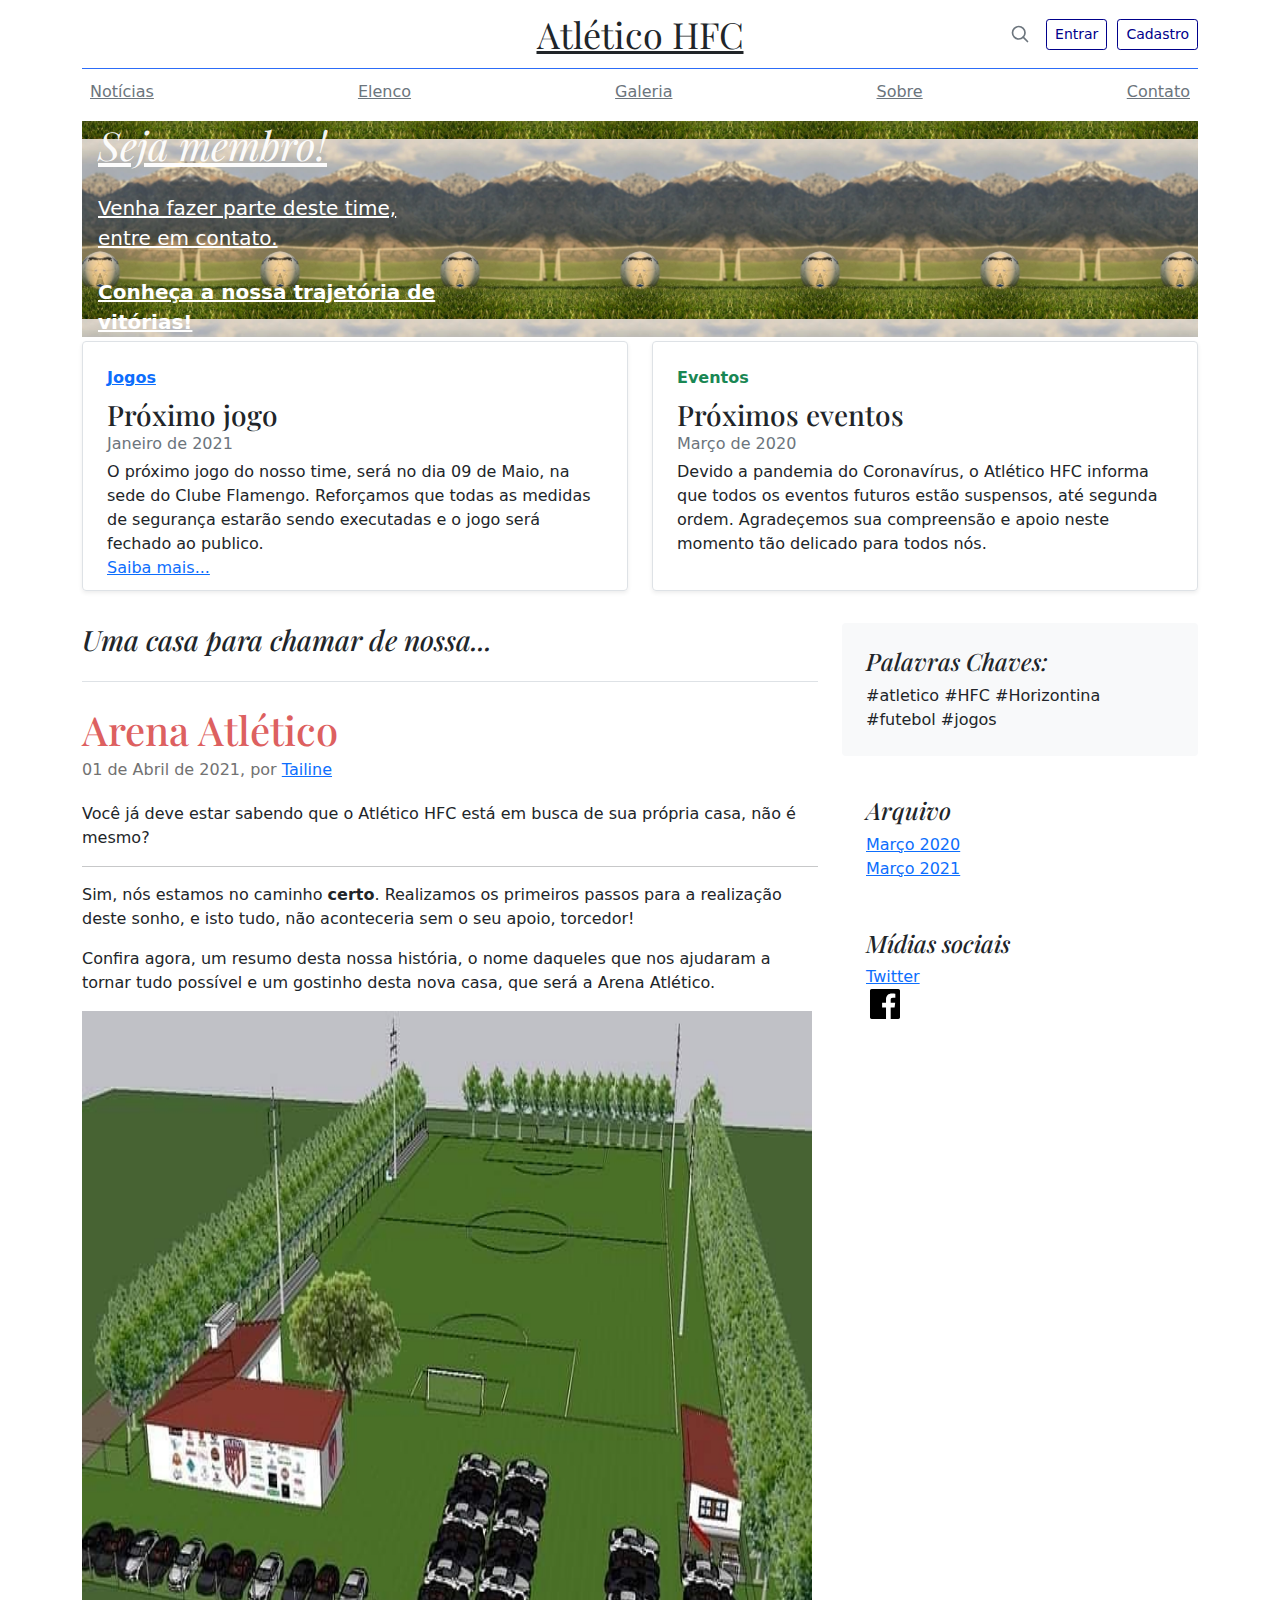
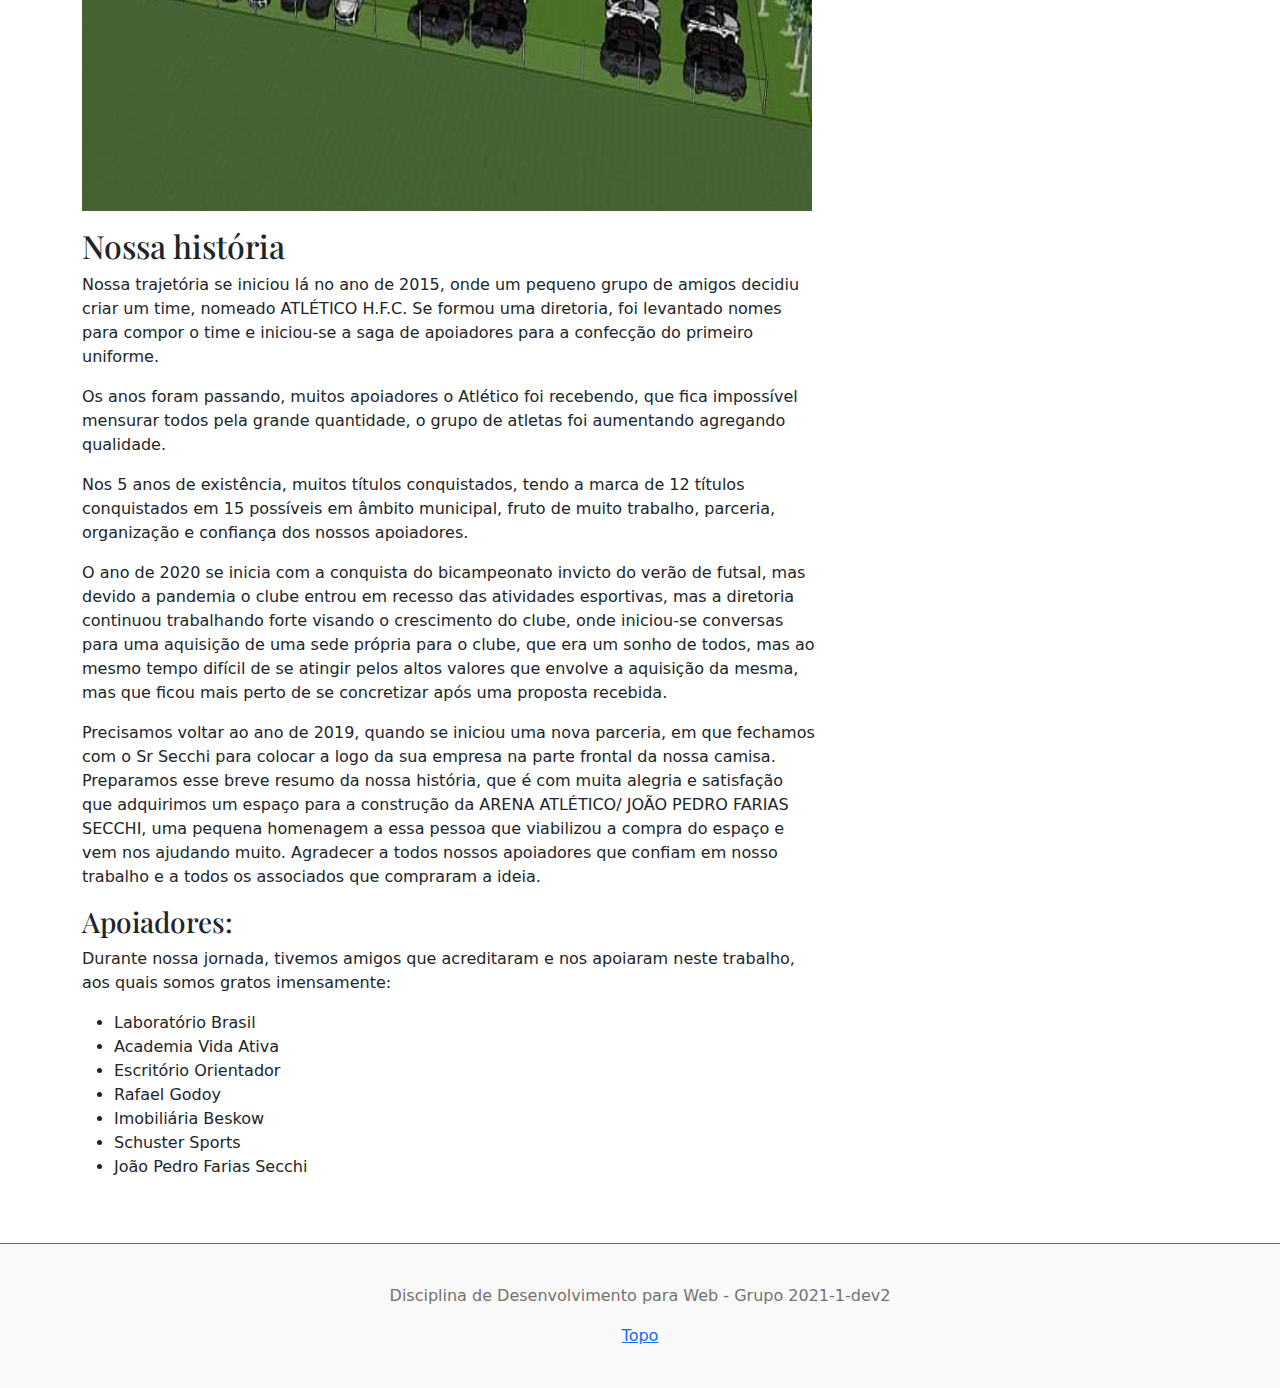
<file: ss/blog/index.html>
<!doctype html>
<html lang="en">
  <head>
    <meta charset="utf-8">
    <meta name="viewport" content="width=device-width, initial-scale=1">
    <meta name="description" content="">
    <meta name="author" content="Luiza, Matheus, Tailine">
    <meta name="generator" content="Hugo 0.82.0">
    <title>Atlético HFC</title>
    <link rel="shortcut icon" href="../../imagens/atletico.jpg">
    <link rel="canonical" href="https://getbootstrap.com/docs/5.0/examples/blog/">

    

    <!-- Bootstrap core CSS -->
<link href="../assets/dist/css/bootstrap.min.css" rel="stylesheet">

    <style>
      .bd-placeholder-img {
        font-size: 1.125rem;
        text-anchor: middle;
        -webkit-user-select: none;
        -moz-user-select: none;
        user-select: none;
      }

      @media (min-width: 768px) {
        .bd-placeholder-img-lg {
          font-size: 3.5rem;
        }
      }
    </style>

    
    <!-- Custom styles for this template -->
    <link href="https://fonts.googleapis.com/css?family=Playfair&#43;Display:700,900&amp;display=swap" rel="stylesheet">
    <!-- Custom styles for this template -->
    <link href="../blog/css/blog.css" rel="stylesheet">
  </head>
  <body>
    
<div class="container">
  <header class="blog-header py-3">
    <div class="row flex-nowrap justify-content-between align-items-center">
      <!--Nao deletar , ex subscribe-->
      <div class="col-4 pt-1">
        <a class="link-secondary" href="#"></a>
      </div>
      
      <div class="col-4 text-center">
        <a class="blog-header-logo text-dark" href="#">Atlético HFC</a>
      </div>
      <div class="col-4 d-flex justify-content-end align-items-center">
        <a class="link-secondary" href="#" aria-label="Search">
          <svg xmlns="http://www.w3.org/2000/svg" width="20" height="20" fill="none" stroke="currentColor" stroke-linecap="round" stroke-linejoin="round" stroke-width="2" class="mx-3" role="img" viewBox="0 0 24 24"><title>Search</title><circle cx="10.5" cy="10.5" r="7.5"/><path d="M21 21l-5.2-5.2"/></svg>
        </a>
        <a class="btn btn-sm btn-outline-secondary btn-custom" href="login.html" target="blank" style="margin-right: 10px;">Entrar</a>
        <a class="btn btn-sm btn-outline-secondary btn-custom" href="cadastro.html" target="blank">Cadastro</a>
        
      </div>
    </div>
  </header>

  <div class="nav-scroller py-1 mb-2">
    <nav class="nav d-flex justify-content-between">
      <a class="p-2 link-secondary" href="noticias.html"target="blank">Notícias</a>
      <a class="p-2 link-secondary" href="elenco.html"target="blank">Elenco</a>
      <a class="p-2 link-secondary" href="galeria.html"target="blank">Galeria</a>
      <a class="p-2 link-secondary" href="sobre.html"target="blank">Sobre</a>
      <a class="p-2 link-secondary" href="contato.html"target="blank">Contato</a>
    
    </nav>
  </div>
</div>

<main class="container">
  <style>
 .q
  {
    background-image:url('../../imagens/bola6.jpeg');
    background-position: center;
    background-size: 180px;
  }
  </style>
  <div class=q>
    <div class="col-md-4 px-3">
      <h1 class="display-6 fst-italic"><a href="seja-membro.html"target="blank" style= "color:rgba(255, 255, 255, 0.959);">Seja membro!</a></h1>
      <p class="lead my-4"><a href="contato.html" class ="text-white">Venha fazer parte deste time, entre em contato.</a></p>
      <p class="lead mb-1"><a href="sobre.html" class="text-white fw-bold">Conheça a nossa trajetória de vitórias!</a></p>
    </div>
  </div>

  <div class="row mb-2">
    <div class="col-md-6">
      <div class="row g-0 border rounded overflow-hidden flex-md-row mb-4 shadow-sm h-md-250 position-relative">
        <div class="col p-4 d-flex flex-column position-static">
          <strong class="d-inline-block mb-2 text-primary"><a href="prox-jogos.html">Jogos</a></strong>
          <h3 class="mb-0">Próximo jogo</h3>
          <div class="mb-1 text-muted">Janeiro de 2021</div>
          <p class="card-text mb-auto">O próximo jogo do nosso time, será no dia 09 de Maio, na sede do Clube Flamengo. Reforçamos que todas as medidas de segurança estarão sendo executadas e o jogo será fechado ao publico.</p>
          <a href="prox-jogos.html" class="stretched-link">Saiba mais...</a>
        </div>
      </div>
    </div>
    <div class="col-md-6">
      <div class="row g-0 border rounded overflow-hidden flex-md-row mb-4 shadow-sm h-md-250 position-relative">
        <div class="col p-4 d-flex flex-column position-static">
          <strong class="d-inline-block mb-2 text-success">Eventos</strong>
          <h3 class="mb-0">Próximos eventos</h3>
          <div class="mb-1 text-muted">Março de 2020</div>
          <p class="mb-auto">Devido a pandemia do Coronavírus, o Atlético HFC informa que todos os eventos futuros estão suspensos, até segunda ordem. Agradeçemos sua compreensão e apoio neste momento tão delicado para todos nós.</p>
        </div>
      </div>
    </div>
  </div>

  <div class="row">
    <div class="col-md-8">
      <h3 class="pb-4 mb-4 fst-italic border-bottom">
        Uma casa para chamar de nossa...
      </h3>

      <article class="blog-post">
        <h2 class="blog-post-title">Arena Atlético</h2>
        <p class="blog-post-meta">01 de Abril de 2021, por <a href="#">Tailine</a></p>

        <p>Você já deve estar sabendo que o Atlético HFC está em busca de sua própria casa, não é mesmo? </p>
        <hr>
        <p>Sim, nós estamos no caminho <strong>certo</strong>. Realizamos os primeiros passos para a realização deste sonho, e isto tudo, não aconteceria sem o seu apoio, torcedor!</p>
        <p>Confira agora, um resumo desta nossa história, o nome daqueles que nos ajudaram a tornar tudo possível e um gostinho desta nova casa, que será a Arena Atlético.</p>
       
        <div class="figure">
          <img src="../../imagens/sede.jpg"
               alt="O projeto da Arena Atlético HFC."
               width="730"
               height="800">

              <p></p>
      
        </div>
        <h2>Nossa história</h2>
        <p>Nossa trajetória se iniciou lá no ano de 2015, onde um pequeno grupo de amigos decidiu criar um time, nomeado ATLÉTICO H.F.C. Se formou uma diretoria, foi levantado nomes para compor o time e iniciou-se a saga de apoiadores para a confecção do primeiro uniforme. </p>
        <p>Os anos foram passando, muitos apoiadores o Atlético foi recebendo, que fica impossível mensurar todos pela grande quantidade, o grupo de atletas foi aumentando agregando qualidade. </p>
        <p>Nos 5 anos de existência, muitos títulos conquistados, tendo a marca de 12 títulos conquistados em 15 possíveis em âmbito municipal, fruto de muito trabalho, parceria, organização e confiança dos nossos apoiadores. </p>
        <p>O ano de 2020 se inicia com a conquista do bicampeonato invicto do verão de futsal, mas devido a pandemia o clube entrou em recesso das atividades esportivas, mas a diretoria continuou trabalhando forte visando o crescimento do clube, onde iniciou-se conversas para uma aquisição de uma sede própria para o clube, que era um sonho de todos, mas ao mesmo tempo difícil de se atingir pelos altos valores que envolve a aquisição da mesma, mas que ficou mais perto de se concretizar após uma proposta recebida. </p>
        <p>Precisamos voltar ao ano de 2019, quando se iniciou uma nova parceria, em que fechamos com o Sr Secchi para colocar a logo da sua empresa na parte frontal da nossa camisa. Preparamos esse breve resumo da nossa história, que é com muita alegria e satisfação que adquirimos um espaço para a construção da ARENA ATLÉTICO/ JOÃO PEDRO FARIAS SECCHI, uma pequena homenagem a essa pessoa que viabilizou a compra do espaço e vem nos ajudando muito. Agradecer a todos nossos apoiadores que confiam em nosso trabalho e a todos os associados que compraram a ideia.</p>
        <h3>Apoiadores:</h3>
        <p>Durante nossa jornada, tivemos amigos que acreditaram e nos apoiaram neste trabalho, aos quais somos gratos imensamente:</p>
        <ul>
          <li>Laboratório Brasil</li>
          <li>Academia Vida Ativa</li>
          <li>Escritório Orientador</li>
          <li>Rafael Godoy</li>
          <li>Imobiliária Beskow</li>
          <li>Schuster Sports</li>
          <li>João Pedro Farias Secchi</li>
        </ul>
      </article><!-- /.blog-post -->


      <nav class="blog-pagination" aria-label="Pagination">
        <!-- <<<a class="btn btn-outline-primary" href="#">Older</a>
        <a class="btn btn-outline-secondary disabled" href="#" tabindex="-1" aria-disabled="true">Newer</a>>> -->
      </nav>

    </div>

    <div class="col-md-4">
      <div class="p-4 mb-3 bg-light rounded">
        <h4 class="fst-italic">Palavras Chaves:</h4>
        <p class="mb-0">#atletico #HFC #Horizontina #futebol #jogos</p>
      </div>

      <div class="p-4">
        <h4 class="fst-italic">Arquivo</h4>
        <ol class="list-unstyled mb-0">
          <li><a href="#">Março 2020</a></li>
          <li><a href="#">Março 2021</a></li>
       
        </ol>
      </div>

      <div class="p-4">
        <h4 class="fst-italic">Mídias sociais</h4>
        <ol class="list-unstyled">
          <li><a href="#">Twitter</a></li>
          <li><a href="https://www.facebook.com/atleticohz/"><img src="../../imagens/fb.svg" width="38" height="30" class="me-3" alt="fb"></a></li>
            
        </ol>
      </div>
    </div>

  </div><!-- /.row -->

</main><!-- /.container -->

<footer class="blog-footer">
  <p>Disciplina de Desenvolvimento para Web - Grupo 2021-1-dev2</p>
  <p>
    <a href="#">Topo</a>
  </p>
</footer>


    
  </body>
</html>
</file>
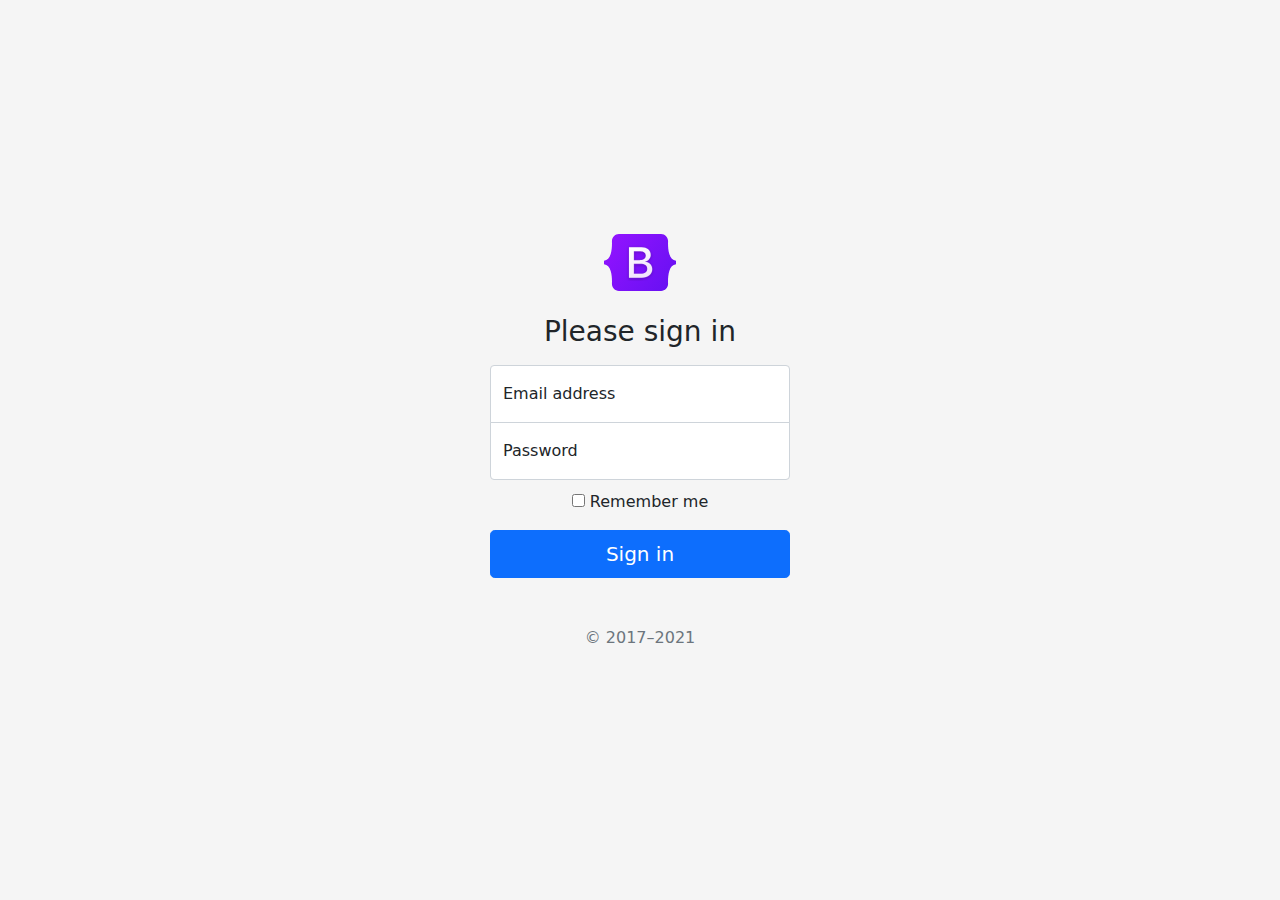
<file: ss/sign-in/index.html>
<!doctype html>
<html lang="en">
  <head>
    <meta charset="utf-8">
    <meta name="viewport" content="width=device-width, initial-scale=1">
    <meta name="description" content="">
    <meta name="author" content="Mark Otto, Jacob Thornton, and Bootstrap contributors">
    <meta name="generator" content="Hugo 0.82.0">
    <title>Signin Template · Bootstrap v5.0</title>

    <link rel="canonical" href="https://getbootstrap.com/docs/5.0/examples/sign-in/">

    

    <!-- Bootstrap core CSS -->
<link href="../assets/dist/css/bootstrap.min.css" rel="stylesheet">

    <style>
      .bd-placeholder-img {
        font-size: 1.125rem;
        text-anchor: middle;
        -webkit-user-select: none;
        -moz-user-select: none;
        user-select: none;
      }

      @media (min-width: 768px) {
        .bd-placeholder-img-lg {
          font-size: 3.5rem;
        }
      }
    </style>

    
    <!-- Custom styles for this template -->
    <link href="signin.css" rel="stylesheet">
  </head>
  <body class="text-center">
    
<main class="form-signin">
  <form>
    <img class="mb-4" src="../assets/brand/bootstrap-logo.svg" alt="" width="72" height="57">
    <h1 class="h3 mb-3 fw-normal">Please sign in</h1>

    <div class="form-floating">
      <input type="email" class="form-control" id="floatingInput" placeholder="name@example.com">
      <label for="floatingInput">Email address</label>
    </div>
    <div class="form-floating">
      <input type="password" class="form-control" id="floatingPassword" placeholder="Password">
      <label for="floatingPassword">Password</label>
    </div>

    <div class="checkbox mb-3">
      <label>
        <input type="checkbox" value="remember-me"> Remember me
      </label>
    </div>
    <button class="w-100 btn btn-lg btn-primary" type="submit">Sign in</button>
    <p class="mt-5 mb-3 text-muted">&copy; 2017–2021</p>
  </form>
</main>


    
  </body>
</html>
</file>
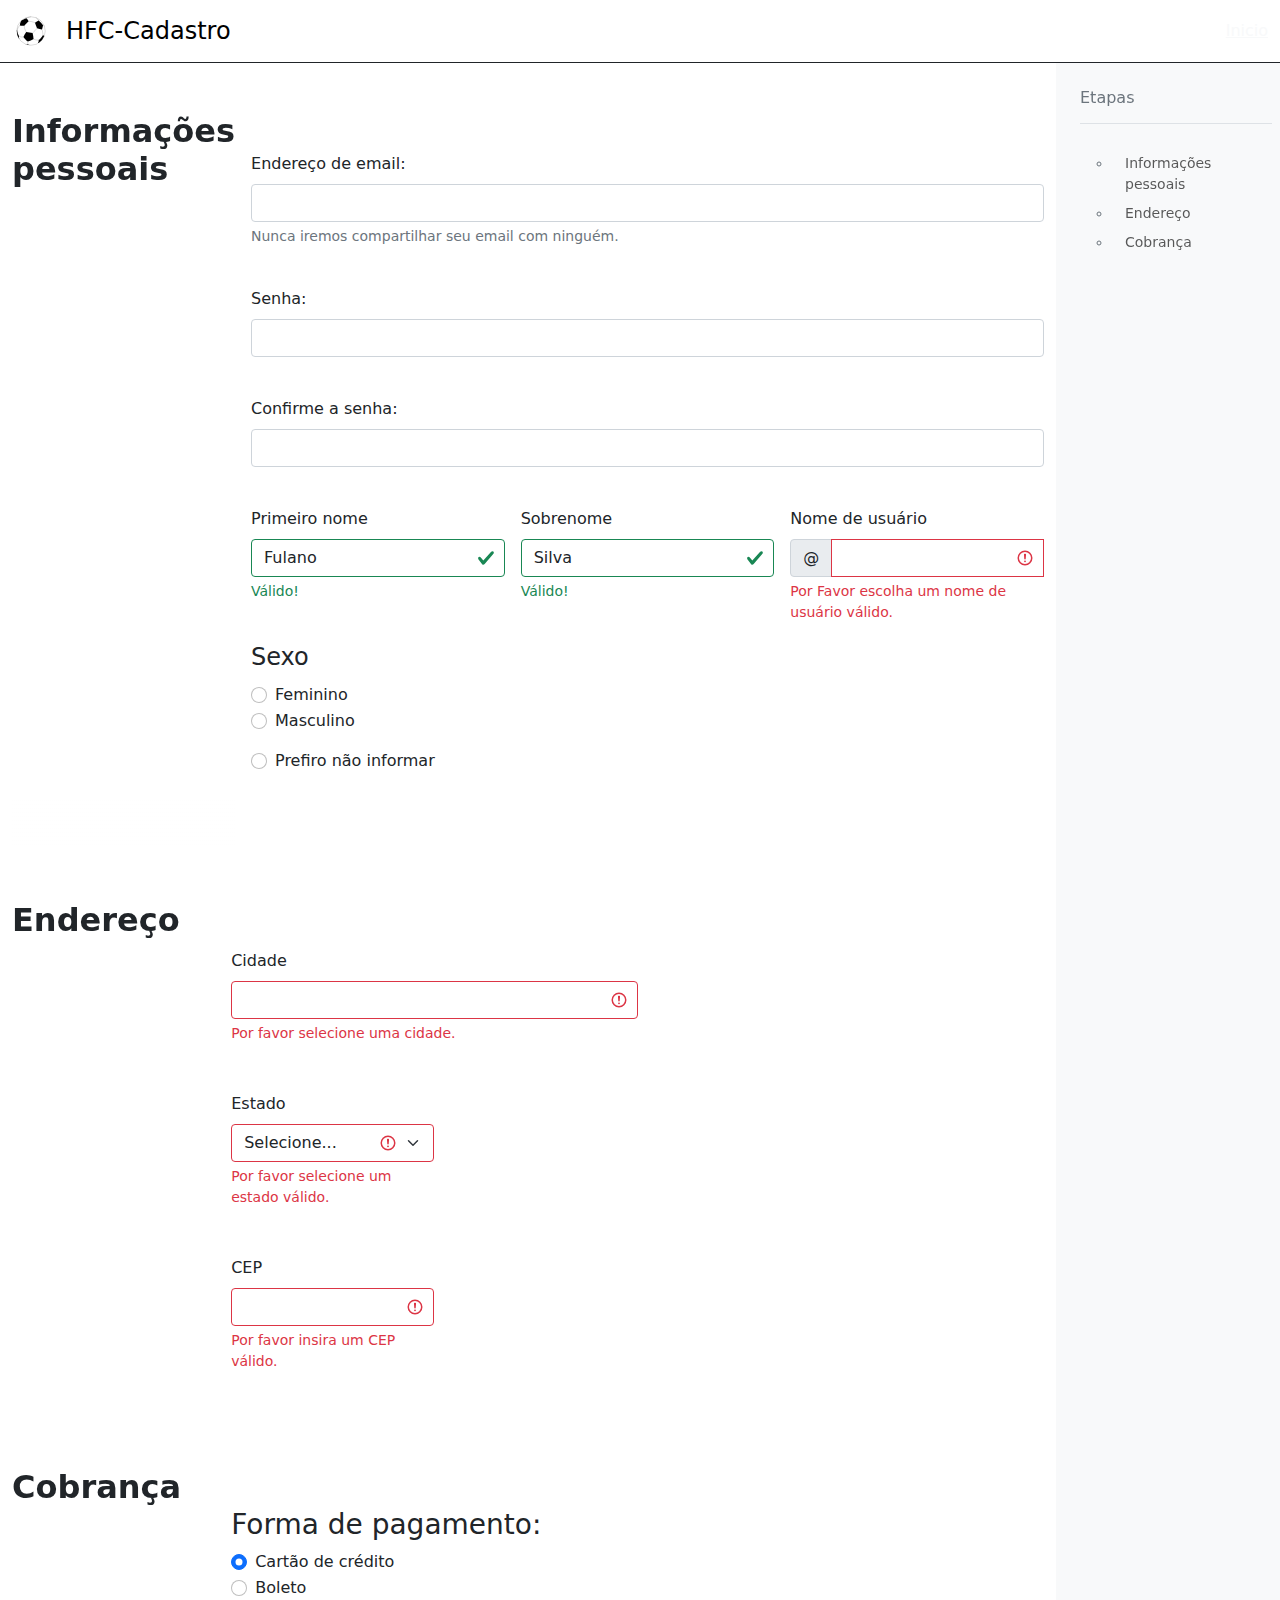
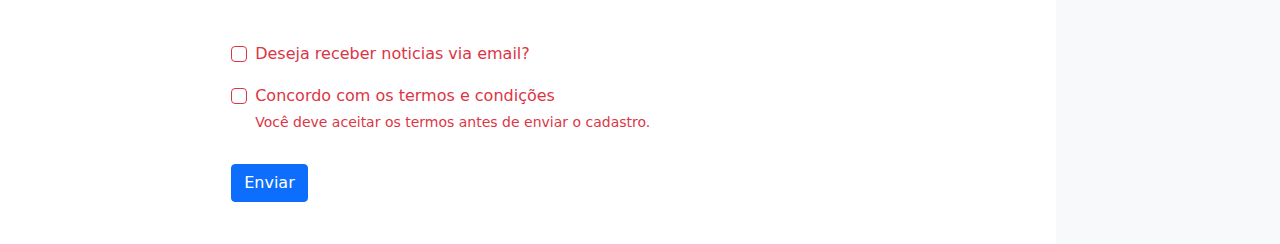
<file: ss/blog/cadastro.html>
<!doctype html>
<html lang="en">
  <head>
    <meta charset="utf-8">
    <meta name="viewport" content="width=device-width, initial-scale=1">
    <meta name="description" content="">
    <meta name="author" content="Luiza,Matheus,Tailine">
    <meta name="generator" content="Hugo 0.82.0">
    <title>HFC-Cadastro</title>
    <link rel="shortcut icon" href="../../imagens/atletico.jpg">
    <link rel="canonical" href="https://getbootstrap.com/docs/5.0/examples/cheatsheet/">

    

    <!-- Bootstrap core CSS -->
<link href="../assets/dist/css/bootstrap.min.css" rel="stylesheet">

    <style>
      .bd-placeholder-img {
        font-size: 1.125rem;
        text-anchor: middle;
        -webkit-user-select: none;
        -moz-user-select: none;
        user-select: none;
      }

      @media (min-width: 768px) {
        .bd-placeholder-img-lg {
          font-size: 3.5rem;
        }
      }
    </style>

    
    <!-- Custom styles for this template -->
    <link href="../blog/css/cadastro.css" rel="stylesheet">
  </head>
  <body class="bg-light">
    
<header class="bd-header navbar-custom py-3 d-flex align-items-stretch border-bottom border-dark">
  <div class="container-fluid d-flex align-items-center">
    <h1 class="d-flex align-items-center fs-4 text-white mb-0">
      <img src="../../imagens/iconebola.svg" width="38" height="30" class="me-3" alt="bola">
      <a href="index.html" style="color:black;text-decoration: none;">HFC-Cadastro</a>
    </h1>
    <a href="index.html" class="ms-auto link-light">Inicio</a>
  </div>
</header>
<aside class="bd-aside sticky-xl-top text-muted align-self-start mb-3 mb-xl-5 px-2">
  <h2 class="h6 pt-4 pb-3 mb-4 border-bottom">Etapas</h2>
  <nav class="small" id="toc">
    <ul class="list-unstyled">
      <li class="my-2">
        <ul>
       
          <li><a class="d-inline-flex align-items-center rounded" href="#info">Informações pessoais</a></li>
          <li><a class="d-inline-flex align-items-center rounded" href="#end">Endereço</a></li>
          <li><a class="d-inline-flex align-items-center rounded" href="#cobr">Cobrança</a></li>
          
        </ul>
      </li>
      
    
    </ul>
  </nav>
</aside>
<div class="bd-cheatsheet container-fluid bg-body">
  <section id="info">
    <h2 class="sticky-xl-top fw-bold pt-3 pt-xl-5 pb-2 pb-xl-3">Informações pessoais</h2>
    <div class="mb-3">
      <p></br></br></br></p>
      <label for="exampleInputEmail1" class="form-label">Endereço de email:</label>
      <input type="email" class="form-control" id="exampleInputEmail1" aria-describedby="emailHelp">
      <div id="emailHelp" class="form-text">Nunca iremos compartilhar seu email com ninguém.</div>
      <p></br></p>
      
      <label for="exampleInputPassword1" class="form-label">Senha:</label>
      <input type="password" class="form-control" id="exampleInputPassword1">
      <p></br></p>
      <label for="exampleInputPassword1" class="form-label">Confirme a senha:</label>
      <input type="password" class="form-control" id="exampleInputPassword1">
      
      <p></br></p>
      <div class="bd-example">
        <form class="row g-3">
          <div class="col-md-4">
            <label for="validationServer01" class="form-label">Primeiro nome</label>
            <input type="text" class="form-control is-valid" id="validationServer01" value="Fulano" required>
            <div class="valid-feedback">
              Válido!
            </div>
            <div class="invalid-feedback">
              verifique o nome digitado
            </div>
          </div>
          <div class="col-md-4">
            <label for="validationServer02" class="form-label">Sobrenome</label>
            <input type="text" class="form-control is-valid" id="validationServer02" value="Silva" required>
            <div class="valid-feedback">
              Válido!
            </div>
            <div class="invalid-feedback">
              Verifique o sobrenome digitado.
            </div>
          </div>
          <div class="col-md-4">
            <label for="validationServerUsername" class="form-label">Nome de usuário</label>
            <div class="input-group has-validation">
              <span class="input-group-text" id="inputGroupPrepend3">@</span>
              <input type="text" class="form-control is-invalid" id="validationServerUsername" aria-describedby="inputGroupPrepend3" required>
              <div class="invalid-feedback">
                Por Favor escolha um nome de usuário válido.
              </div>
              <div class="valid-feedback">
                Válido!
              </div>
            </div>
            
          </div>

          <fieldset class="mb-3">
            <legend>Sexo</legend>
            <div class="form-check">
              <input type="radio" name="radios" class="form-check-input" id="exampleRadio1">
              <label class="form-check-label" for="exampleRadio1">Feminino</label>
            </div>
            <div class="mb-3 form-check">
              <input type="radio" name="radios" class="form-check-input" id="exampleRadio2">
              <label class="form-check-label" for="exampleRadio2">Masculino</label>
            </div>
            <div class="mb-3 form-check">
              <input type="radio" name="radios" class="form-check-input" id="exampleRadio3">
              <label class="form-check-label" for="exampleRadio3">Prefiro não informar</label>
            </div>
          </fieldset>

    </div>

    
  </section>
  <section id="end">
    <article class="my-3" id="end">
      <div class="bd-heading sticky-xl-top align-self-start mt-5 mb-3 mt-xl-0 mb-xl-2">

        <h2 class="sticky-xl-top fw-bold pt-3 pt-xl-5 pb-2 pb-xl-3">Endereço</h2>
        
      </div>
        <div>
          <p></br></br></p>
          <div class="col-md-6">
            <label for="validationServer03" class="form-label">Cidade</label>
            <input type="text" class="form-control is-invalid" id="validationServer03" required>
            <div class="invalid-feedback">
              Por favor selecione uma cidade.
            </div>
          </div>
          <div class="col-md-3">
            <label for="validationServer04" class="form-label">Estado</label>
            <select class="form-select is-invalid" id="validationServer04" required>
              <option selected disabled value="">Selecione...</option>
              <option>...</option>
            </select>
            <div class="invalid-feedback">
              Por favor selecione um estado válido.
            </div>
          </div>
          <div class="col-md-3">
            <label for="validationServer05" class="form-label">CEP</label>
            <input type="text" class="form-control is-invalid" id="validationServer05" required>
            <div class="invalid-feedback">
              Por favor insira um CEP válido.
            </div>
          </div>
        </div>
      
    </article>
  </section>
  <section id="cobr">
    <article class="my-3" id="cobr">
      <div><!--lado esq-->
        <h2 class="sticky-xl-top fw-bold pt-3 pt-xl-5 pb-2 pb-xl-3">Cobrança</h2>
      </div>
      <div>
        <p></br></br></br></p>
        <h3>Forma de pagamento:</h3>

        <div class="form-check">
          <input class="form-check-input" type="radio" name="exampleRadios" id="exampleRadios1" value="option1" checked>
          <label class="form-check-label" for="exampleRadios1">
            Cartão de crédito
          </label>
        </div>
        <div class="form-check">
          <input class="form-check-input" type="radio" name="exampleRadios" id="exampleRadios2" value="option2">
          <label class="form-check-label" for="exampleRadios2">
            Boleto
          </label>
        </div>
        

        <p></br></p>
        <div class="form-check"><!--newwsletter-->
          <input class="form-check-input is-invalid" type="checkbox" value="" id="invalidCheck3" required>
          <label class="form-check-label" for="invalidCheck3">
            Deseja receber noticias via email?
          </label>
          
        </div>
      </div>
        
        
        
        
        
        
        
        <!--TERMOS-->
        <p></br></br></p>
        <div class="col-12">
          <div class="form-check">
            <input class="form-check-input is-invalid" type="checkbox" value="" id="invalidCheck3" required>
            <label class="form-check-label" for="invalidCheck3">
              Concordo com os termos e condições
            </label>
            <div class="invalid-feedback">
              Você deve aceitar os termos antes de enviar o cadastro.
            </div>
          </div>
        </div>
        <p></br></br></p>
        <!--Botao-->
        <div class="col-12">
          <button class="btn btn-primary" type="submit">Enviar</button>
        </div>
      </div>
      
    </article>
  </section>  
    

  
          
        
      
    
  

  
    


    <script src="../assets/dist/js/bootstrap.bundle.min.js"></script>

      <script src="../blog/js/cadastro.js"></script>
  </body>
</html>
</file>
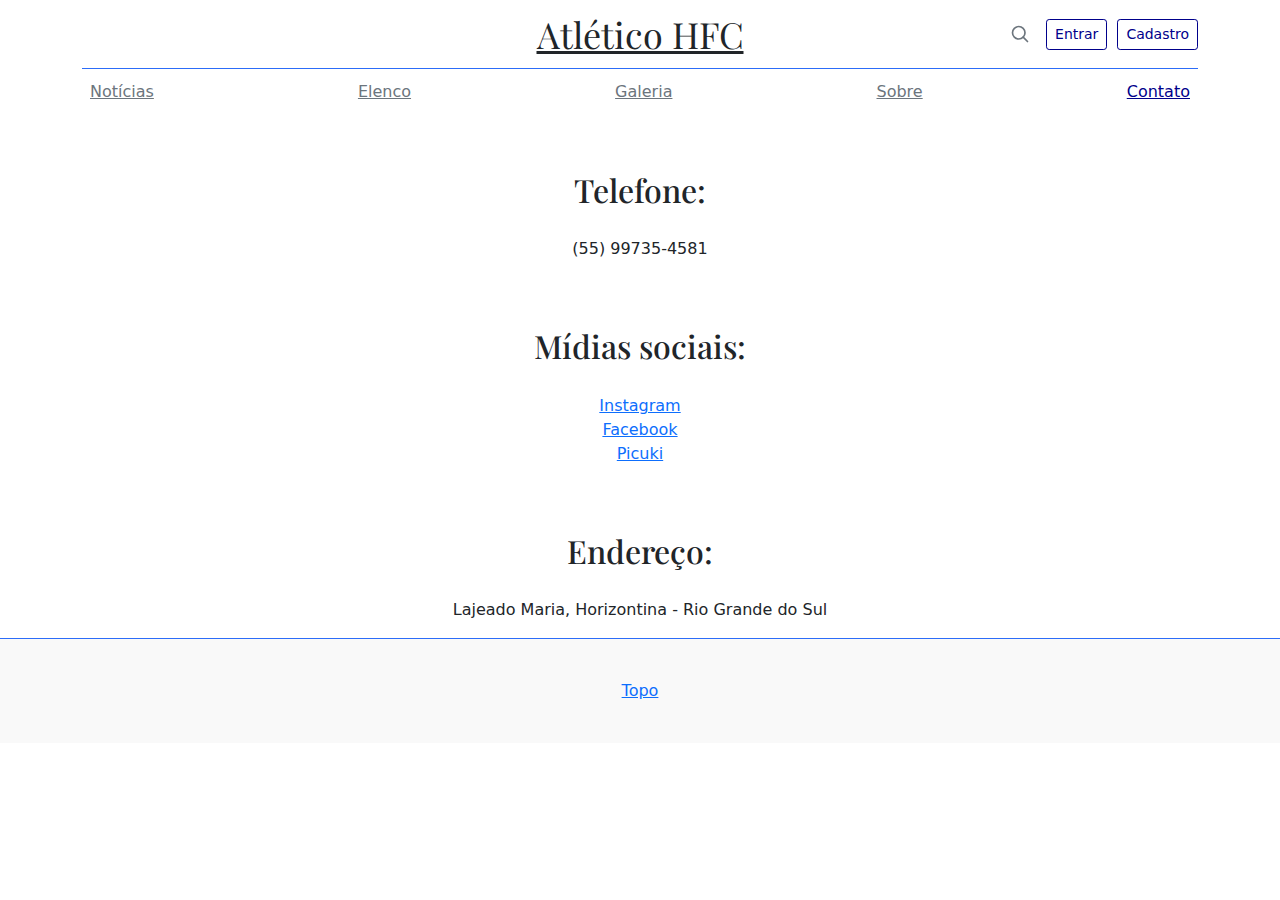
<file: ss/blog/contato.html>
<!doctype html>
<html lang="en">
  <head>
    <meta charset="utf-8">
    <meta name="viewport" content="width=device-width, initial-scale=1">
    <meta name="description" content="">
    <meta name="author" content="Luiza, Matheus, Tailine">
    <meta name="generator" content="Hugo 0.82.0">
    <title>Contato</title>
    <link rel="shortcut icon" href="../../imagens/atletico.jpg">
    <link rel="canonical" href="https://getbootstrap.com/docs/5.0/examples/blog/">

    

    <!-- Bootstrap core CSS -->
<link href="../assets/dist/css/bootstrap.min.css" rel="stylesheet">

    <style>
      .bd-placeholder-img {
        font-size: 1.125rem;
        text-anchor: middle;
        -webkit-user-select: none;
        -moz-user-select: none;
        user-select: none;
      }

      @media (min-width: 768px) {
        .bd-placeholder-img-lg {
          font-size: 3.5rem;
        }
      }
    </style>

    
    <!-- Custom styles for this template -->
    <link href="https://fonts.googleapis.com/css?family=Playfair&#43;Display:700,900&amp;display=swap" rel="stylesheet">
    <!-- Custom styles for this template -->
    <link href="../blog/css/blog.css" rel="stylesheet">
  </head>
  <body>
</div>   

<div class="container">
  <header class="blog-header py-3">
    <div class="row flex-nowrap justify-content-between align-items-center">
      <!--Nao deletar , ex subscribe-->
      <div class="col-4 pt-1">
        <a class="link-secondary" href="#"></a>
      </div>
      
      <div class="col-4 text-center">
        <a class="blog-header-logo text-dark" href="index.html">Atlético HFC</a>
      </div>
      <div class="col-4 d-flex justify-content-end align-items-center">
        <a class="link-secondary" href="#" aria-label="Search">
          <svg xmlns="http://www.w3.org/2000/svg" width="20" height="20" fill="none" stroke="currentColor" stroke-linecap="round" stroke-linejoin="round" stroke-width="2" class="mx-3" role="img" viewBox="0 0 24 24"><title>Search</title><circle cx="10.5" cy="10.5" r="7.5"/><path d="M21 21l-5.2-5.2"/></svg>
        </a>
        <a class="btn btn-sm btn-outline-secondary btn-custom" href="login.html" target="blank" style="margin-right: 10px;">Entrar</a>
        <a class="btn btn-sm btn-outline-secondary btn-custom" href="cadastro.html" target="blank">Cadastro</a>
      </div>
    </div>
  </header>

  <div class="nav-scroller py-1 mb-2">
    <nav class="nav d-flex justify-content-between">
      <a class="p-2 link-secondary" href="noticias.html"target="blank">Notícias</a>
      <a class="p-2 link-secondary" href="elenco.html"target="blank">Elenco</a>
      <a class="p-2 link-secondary" href="galeria.html"target="blank">Galeria</a>
      <a class="p-2 link-secondary" href="sobre.html"target="blank">Sobre</a>
      <a class="p-2 link-secondary" href="#"target="blank" style="color: darkblue;">Contato</a>
    
    </nav>
  </div>
</div>


<div style="text-align: center;padding-top: 50px;">
  <h2 style="padding-bottom: 20px;">Telefone:</h2>
  <p>(55) 99735-4581</p>


<div style="text-align: center;padding-top: 50px;">
  <h2 style="padding-bottom: 20px;">Mídias sociais:</h2>
  <p>
    <a href="https://www.instagram.com/atleticoh.f.c/">Instagram</a><br>
    <a href="https://www.facebook.com/atleticohz/">Facebook</a><br>
    <a href="https://www.picuki.com/profile/atleticoh.f.c/">Picuki</a>
  </p>


<div style="text-align: center;padding-top: 50px;">
  <h2 style="padding-bottom: 20px;">Endereço:</h2>
  <p>Lajeado Maria, Horizontina - Rio Grande do Sul</p>
</div>


<!-- Footer-->

<footer class="blog-footer">
  <p>
    <a href="#">Topo</a>
  </p>
</footer>
</file>
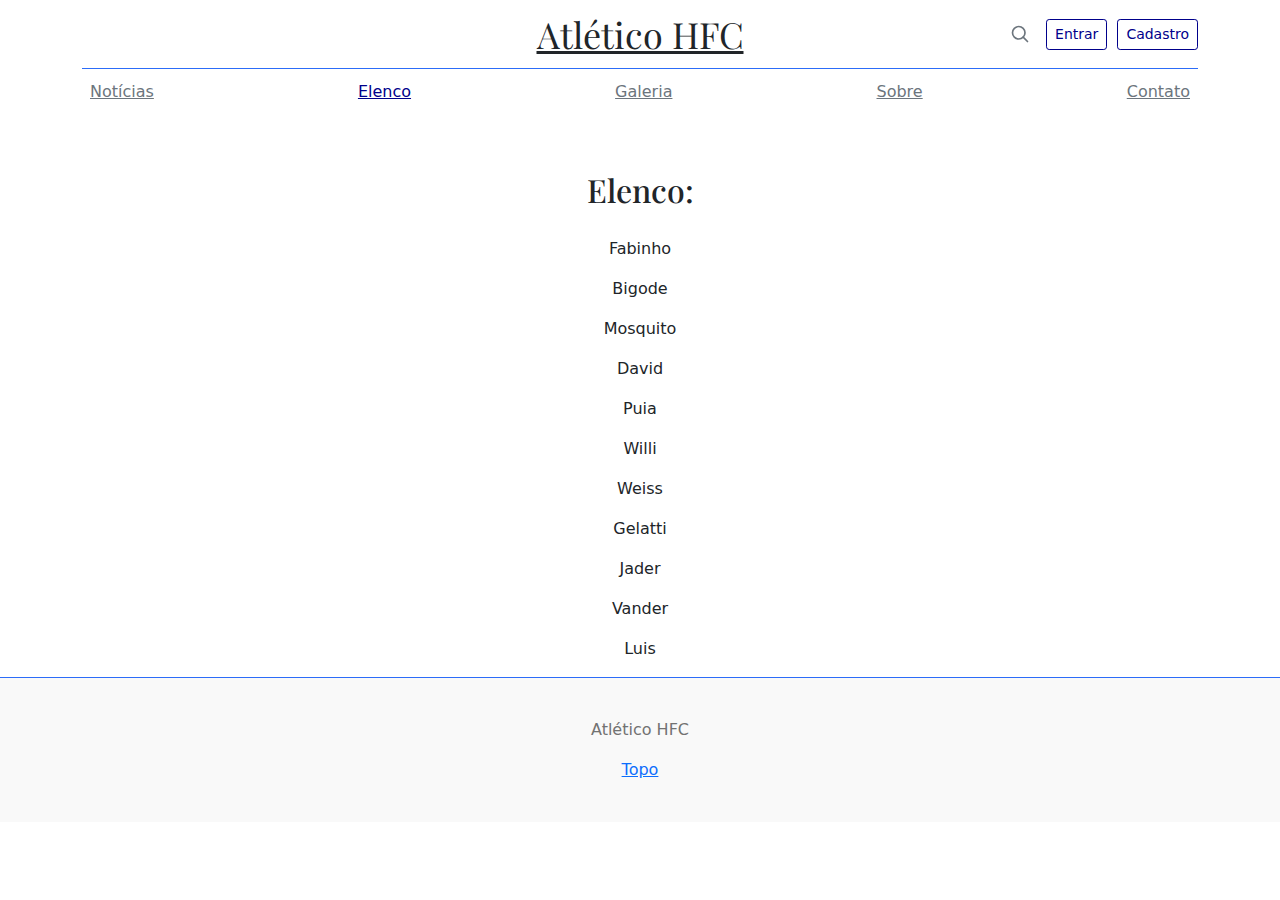
<file: ss/blog/elenco.html>
<!doctype html>
<html lang="en">
  <head>
    <meta charset="utf-8">
    <meta name="viewport" content="width=device-width, initial-scale=1">
    <meta name="description" content="">
    <meta name="author" content="Luiza, Matheus, Tailine">
    <meta name="generator" content="Hugo 0.82.0">
    <title>Elenco</title>
    <link rel="shortcut icon" href="../../imagens/atletico.jpg">
    <link rel="canonical" href="https://getbootstrap.com/docs/5.0/examples/blog/">

    

    <!-- Bootstrap core CSS -->
<link href="../assets/dist/css/bootstrap.min.css" rel="stylesheet">

    <style>
      .bd-placeholder-img {
        font-size: 1.125rem;
        text-anchor: middle;
        -webkit-user-select: none;
        -moz-user-select: none;
        user-select: none;
      }

      @media (min-width: 768px) {
        .bd-placeholder-img-lg {
          font-size: 3.5rem;
        }
      }
    </style>

    
    <!-- Custom styles for this template -->
    <link href="https://fonts.googleapis.com/css?family=Playfair&#43;Display:700,900&amp;display=swap" rel="stylesheet">
    <!-- Custom styles for this template -->
    <link href="../blog/css/blog.css" rel="stylesheet">
  </head>
  <body>
    
<div class="container">
  <header class="blog-header py-3">
    <div class="row flex-nowrap justify-content-between align-items-center">
      <!--Nao deletar , ex subscribe-->
      <div class="col-4 pt-1">
        <a class="link-secondary" href="#"></a>
      </div>
      
      <div class="col-4 text-center">
        <a class="blog-header-logo text-dark" href="index.html">Atlético HFC</a>
      </div>
      <div class="col-4 d-flex justify-content-end align-items-center">
        <a class="link-secondary" href="#" aria-label="Search">
          <svg xmlns="http://www.w3.org/2000/svg" width="20" height="20" fill="none" stroke="currentColor" stroke-linecap="round" stroke-linejoin="round" stroke-width="2" class="mx-3" role="img" viewBox="0 0 24 24"><title>Search</title><circle cx="10.5" cy="10.5" r="7.5"/><path d="M21 21l-5.2-5.2"/></svg>
        </a>
        <a class="btn btn-sm btn-outline-secondary btn-custom" href="login.html" target="blank" style="margin-right: 10px;">Entrar</a>
        <a class="btn btn-sm btn-outline-secondary btn-custom" href="cadastro.html" target="blank">Cadastro</a>
      </div>
    </div>
  </header>

  <div class="nav-scroller py-1 mb-2">
    <nav class="nav d-flex justify-content-between">
      <a class="p-2 link-secondary" href="noticias.html"target="blank">Notícias</a>
      <a class="p-2 link-secondary" href="#"target="blank" style="color:darkblue;">Elenco</a>
      <a class="p-2 link-secondary" href="galeria.html"target="blank">Galeria</a>
      <a class="p-2 link-secondary" href="sobre.html"target="blank">Sobre</a>
      <a class="p-2 link-secondary" href="contato.html"target="blank">Contato</a>
    
    </nav>
  </div>
</div>




<!-- Colocar o elenco -->

<div style="text-align: center;padding-top: 50px;">
  <h2 style="padding-bottom: 20px;">Elenco:</h2>
  <p>Fabinho</p>
  <p>Bigode</p>
  <p>Mosquito</p>
  <p>David</p>
  <p>Puia</p>
  <p>Willi</p>
  <p>Weiss</p>
  <p>Gelatti</p>
  <p>Jader</p>
  <p>Vander</p>
  <p>Luis</p>
</div>




<!-- Footer-->

<footer class="blog-footer">
    <p>Atlético HFC</p>
    <p>
      <a href="#">Topo</a>
    </p>
</footer>
</file>
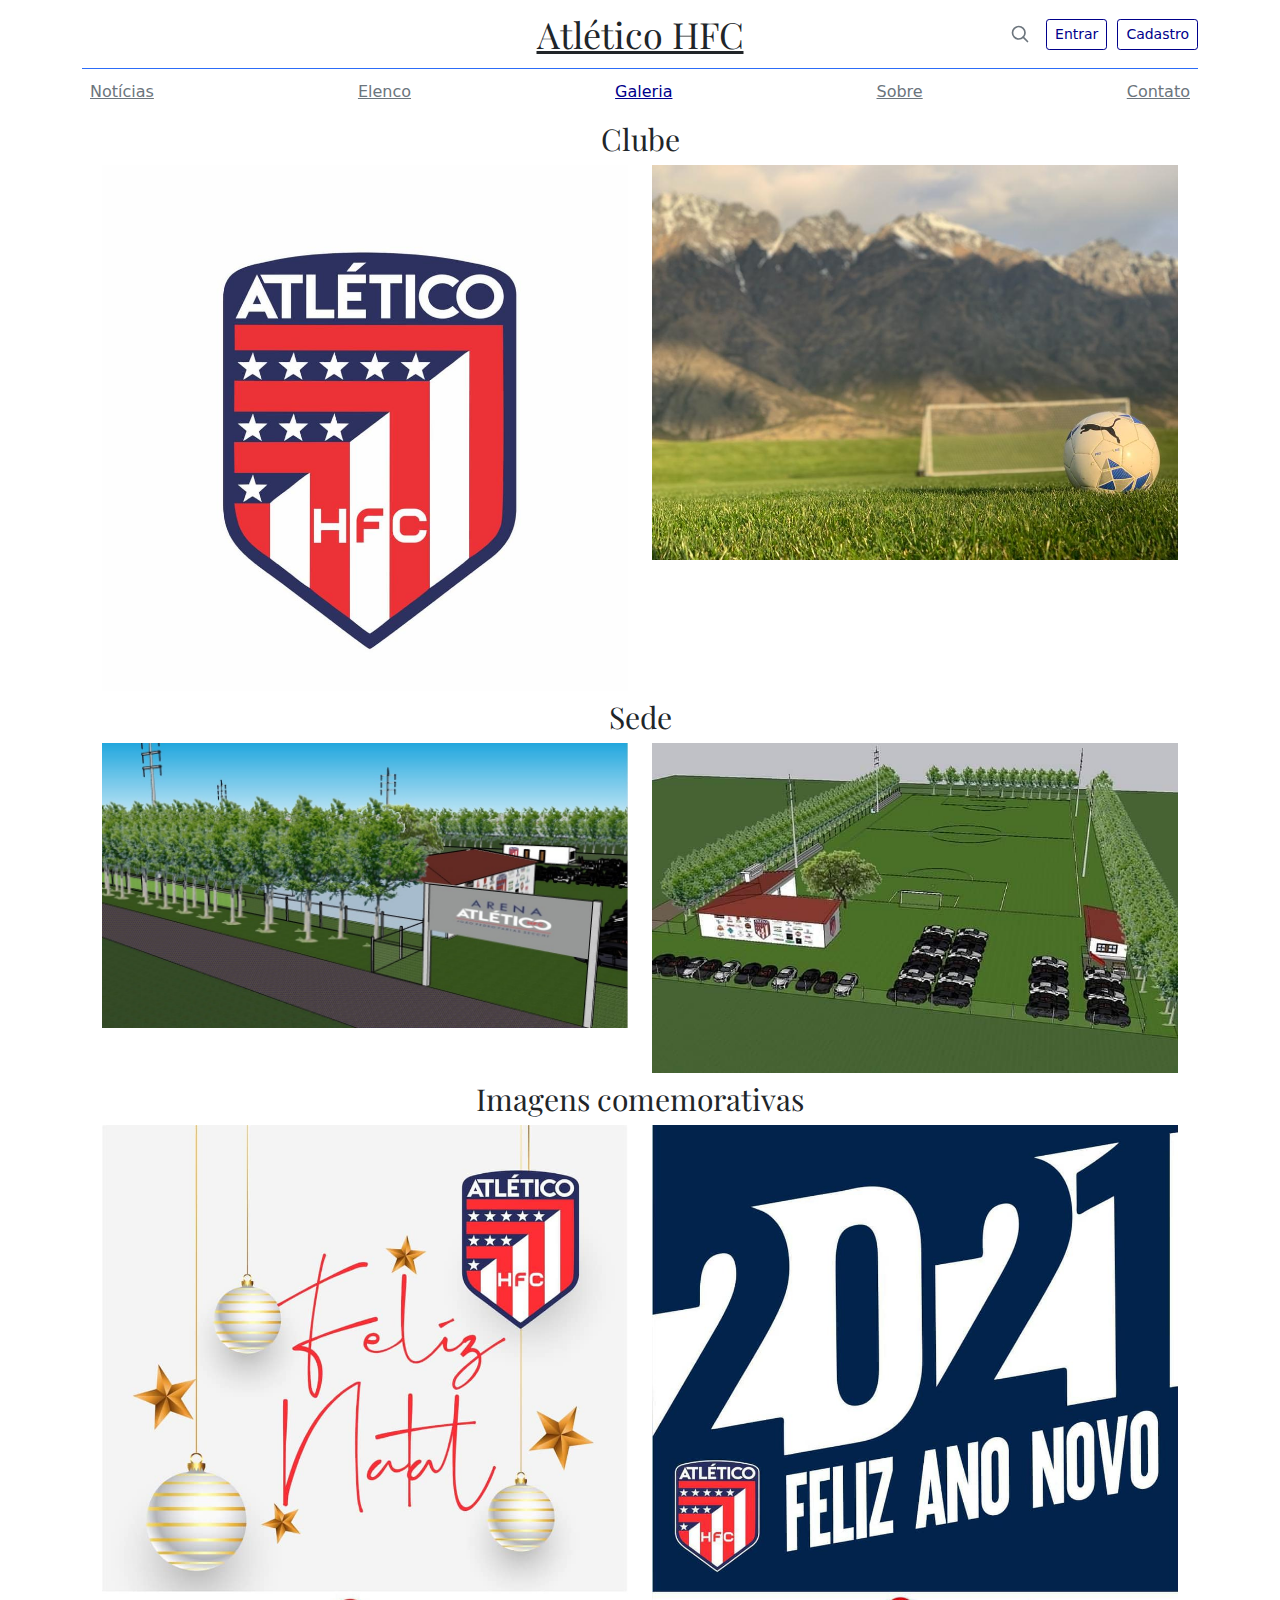
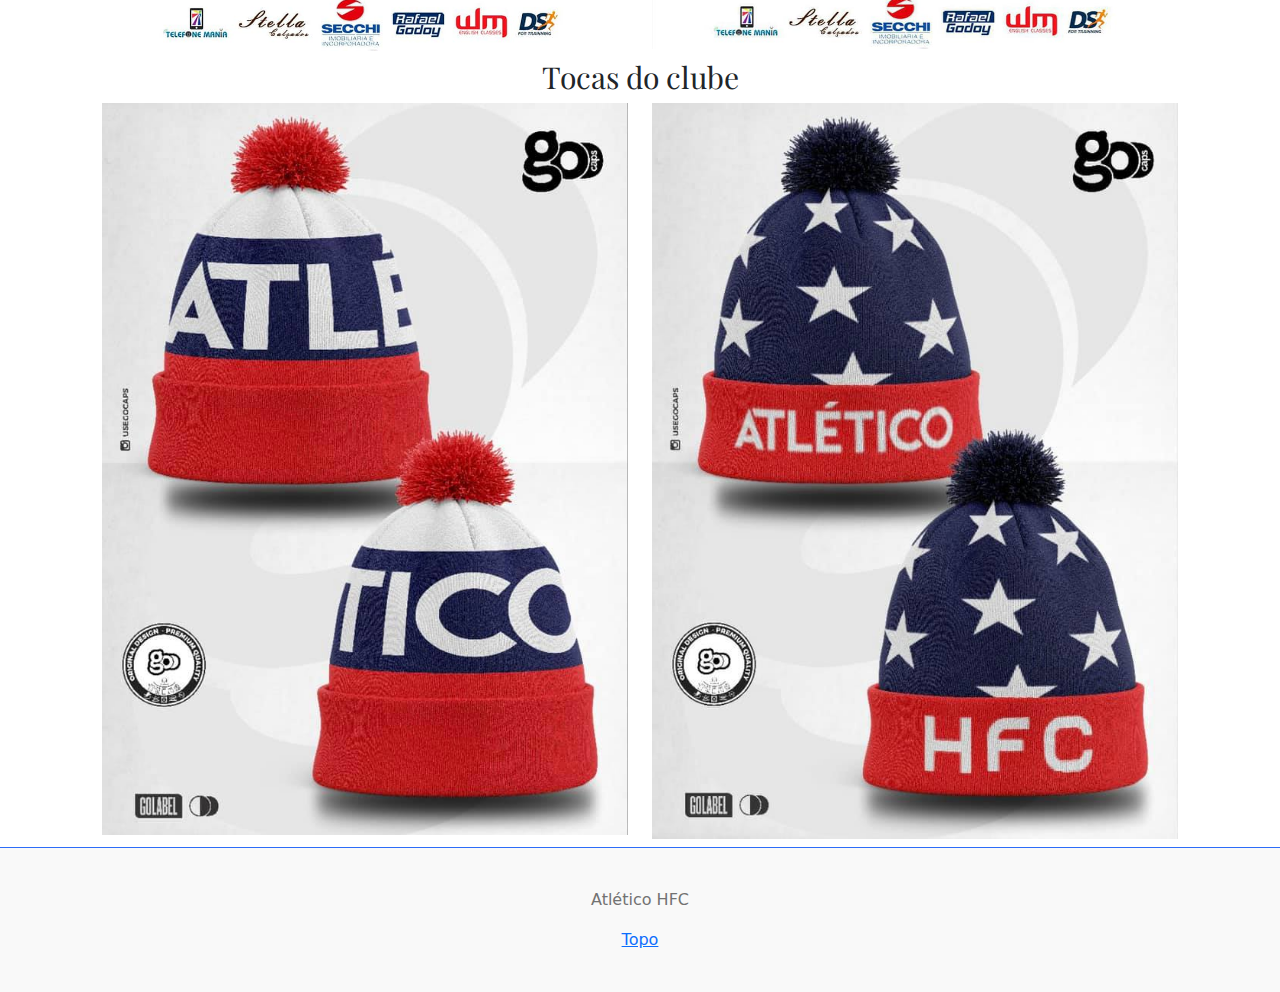
<file: ss/blog/galeria.html>
<!doctype html>
<html lang="en">
  <head>
    <meta charset="utf-8">
    <meta name="viewport" content="width=device-width, initial-scale=1">
    <meta name="description" content="">
    <meta name="author" content="Luiza, Matheus, Tailine">
    <meta name="generator" content="Hugo 0.82.0">
    <title>Sobre o Atlético HFC</title>
    <link rel="shortcut icon" href="../../imagens/atletico.jpg">
    <link rel="canonical" href="https://getbootstrap.com/docs/5.0/examples/blog/">

    

    <!-- Bootstrap core CSS -->
<link href="../assets/dist/css/bootstrap.min.css" rel="stylesheet">

    <style>
      .bd-placeholder-img {
        font-size: 1.125rem;
        text-anchor: middle;
        -webkit-user-select: none;
        -moz-user-select: none;
        user-select: none;
      }

      @media (min-width: 768px) {
        .bd-placeholder-img-lg {
          font-size: 3.5rem;
        }
      }
    </style>

    
    <!-- Custom styles for this template -->
    <link href="https://fonts.googleapis.com/css?family=Playfair&#43;Display:700,900&amp;display=swap" rel="stylesheet">
    <!-- Custom styles for this template -->
    <link href="../blog/css/blog.css" rel="stylesheet">
  </head>
  <body>
    
<div class="container">
  <header class="blog-header py-3">
    <div class="row flex-nowrap justify-content-between align-items-center">
      <!--Nao deletar , ex subscribe-->
      <div class="col-4 pt-1">
        <a class="link-secondary" href="#"></a>
      </div>
      
      <div class="col-4 text-center">
        <a class="blog-header-logo text-dark" href="index.html">Atlético HFC</a>
      </div>
      <div class="col-4 d-flex justify-content-end align-items-center">
        <a class="link-secondary" href="#" aria-label="Search">
          <svg xmlns="http://www.w3.org/2000/svg" width="20" height="20" fill="none" stroke="currentColor" stroke-linecap="round" stroke-linejoin="round" stroke-width="2" class="mx-3" role="img" viewBox="0 0 24 24"><title>Search</title><circle cx="10.5" cy="10.5" r="7.5"/><path d="M21 21l-5.2-5.2"/></svg>
        </a>
        <a class="btn btn-sm btn-outline-secondary btn-custom" href="login.html" target="blank" style="margin-right: 10px;">Entrar</a>
        <a class="btn btn-sm btn-outline-secondary btn-custom" href="cadastro.html" target="blank">Cadastro</a>
      </div>
    </div>
  </header>

  <div class="nav-scroller py-1 mb-2">
    <nav class="nav d-flex justify-content-between">
      <a class="p-2 link-secondary" href="noticias.html"target="blank">Notícias</a>
      <a class="p-2 link-secondary" href="elenco.html"target="blank">Elenco</a>
      <a class="p-2 link-secondary" href="#"target="blank" style="color:darkblue;">Galeria</a>
      <a class="p-2 link-secondary" href="sobre.html"target="blank">Sobre</a>
      <a class="p-2 link-secondary" href="contato.html"target="blank">Contato</a>
    
    </nav>
  </div>
</div>




<!-- Colocar a galeria -->

<div class="container">
  <h1 class="display-4 text-center" style="font-size: 30px;">Clube</h1>
  <div class="row m-2">
    <div class="col">
      <img src="../../imagens/atletico.jpg" style="max-width: 100%">
    </div>
    <div class="col">
      <img src="../../imagens/bola.jpeg" style="max-width: 100%">
    </div>
  </div>
  <div class="row m-2">
    <h2 class="display-4 text-center" style="font-size: 30px;">Sede</h2> 
    <div class="col">
      <img src="../../imagens/arena.jpg" style="max-width: 100%">
    </div>
    <div class="col">
      <img src="../../imagens/sede.jpg" style="max-width: 100%">
    </div>
  </div>
  <div class="row m-2"> 
    <h3 class="display-4 text-center" style="font-size: 30px;">Imagens comemorativas</h3> 
    <div class="col">
      <img src="../../imagens/feliznatal.jpg" style="max-width: 100%">
    </div>
    <div class="col">
      <img src="../../imagens/2021.jpg" style="max-width: 100%">
    </div>
  </div>
  <div class="row m-2">
    <h4 class="display-4 text-center" style="font-size: 30px;">Tocas do clube</h4> 
    <div class="col">
      <img src="../../imagens/tocaatletico.jpg" style="max-width: 100%">
    </div>
    <div class="col">
      <img src="../../imagens/toca.jpg" style="max-width: 100%">
    </div>
  </div>
</div>


<!-- Footer-->

<footer class="blog-footer">
    <p>Atlético HFC</p>
    <p>
      <a href="#">Topo</a>
    </p>
  </footer>
  
  
      
    </body>
  </html>
</file>
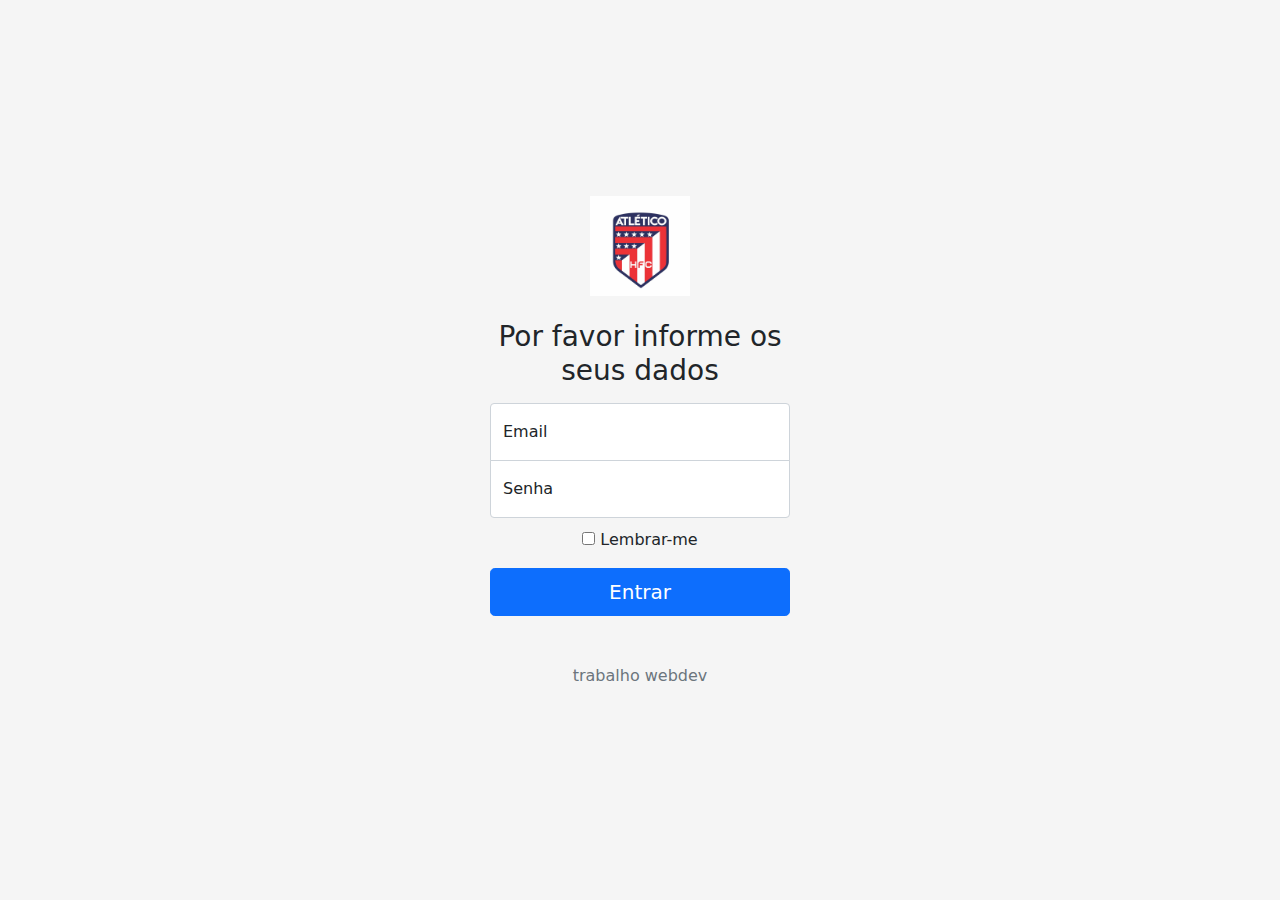
<file: ss/blog/login.html>
<!doctype html>
<html lang="en">
  <head>
    <meta charset="utf-8">
    <meta name="viewport" content="width=device-width, initial-scale=1">
    <meta name="description" content="">
    <meta name="author" content="Mark Otto, Jacob Thornton, and Bootstrap contributors">
    <meta name="generator" content="Hugo 0.82.0">
    <title>HFC-LOGIN</title>
    <link rel="shortcut icon" href="../../imagens/atletico.jpg">
    <link rel="canonical" href="https://getbootstrap.com/docs/5.0/examples/sign-in/">

    

    <!-- Bootstrap core CSS -->
<link href="../assets/dist/css/bootstrap.min.css" rel="stylesheet">

    <style>
      .bd-placeholder-img {
        font-size: 1.125rem;
        text-anchor: middle;
        -webkit-user-select: none;
        -moz-user-select: none;
        user-select: none;
      }

      @media (min-width: 768px) {
        .bd-placeholder-img-lg {
          font-size: 3.5rem;
        }
      }
    </style>

    
    <!-- Custom styles for this template -->
    <link href="../blog/css/login.css" rel="stylesheet">
  </head>
  <body class="text-center">
    
<main class="form-signin">
  <form>
    <img class="mb-4" src="../../imagens/atletico.jpg" alt="" width="100" height="100">
    <h1 class="h3 mb-3 fw-normal">Por favor informe os seus dados</h1>

    <div class="form-floating">
      <input type="email" class="form-control" id="floatingInput" placeholder="name@example.com">
      <label for="floatingInput">Email </label>
    </div>
    <div class="form-floating">
      <input type="password" class="form-control" id="floatingPassword" placeholder="Password">
      <label for="floatingPassword">Senha</label>
    </div>

    <div class="checkbox mb-3">
      <label>
        <input type="checkbox" value="remember-me"> Lembrar-me
      </label>
    </div>
    <button class="w-100 btn btn-lg btn-primary" type="submit">Entrar</button>
    <p class="mt-5 mb-3 text-muted">trabalho webdev</p>
  </form>
</main>


    
  </body>
</html>
</file>
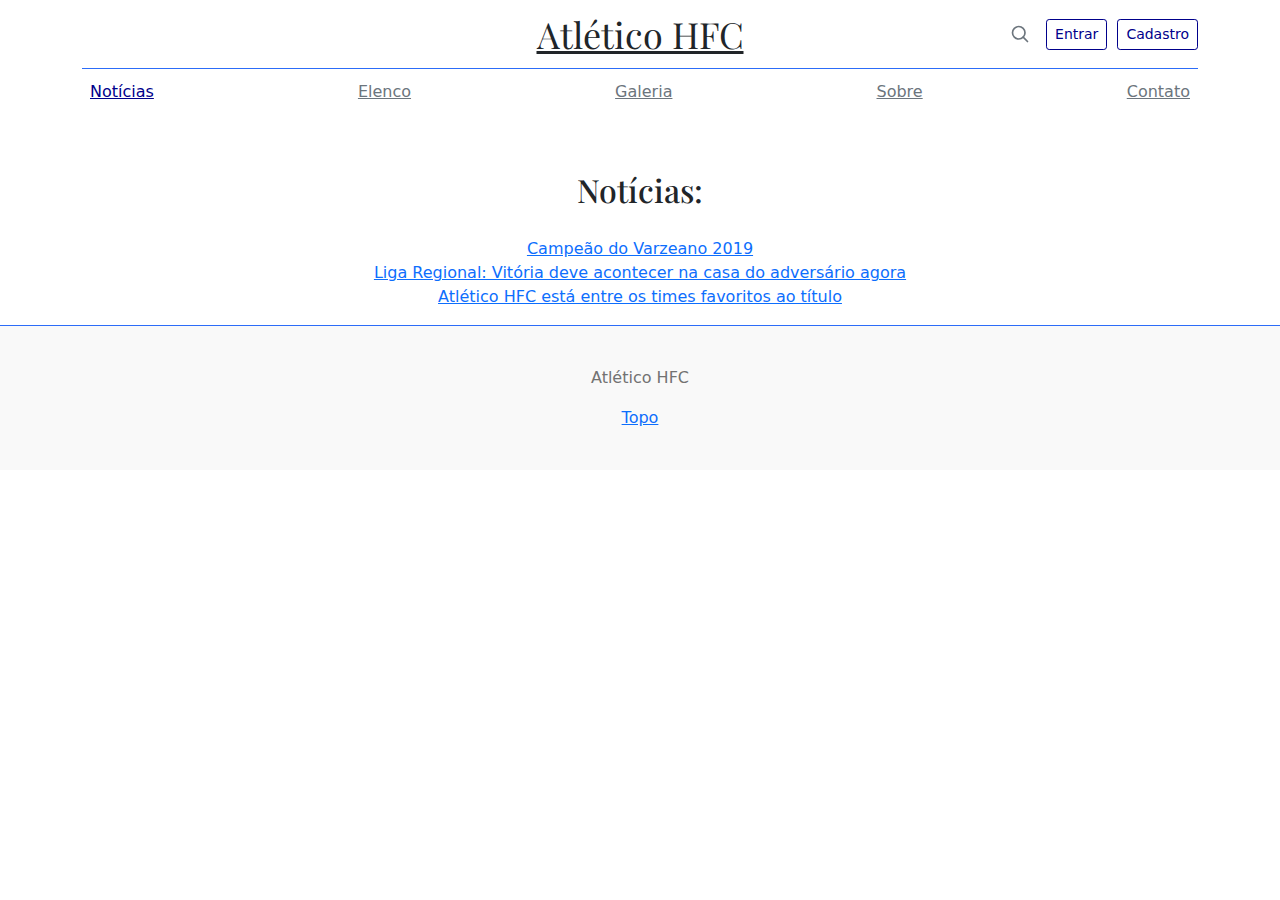
<file: ss/blog/noticias.html>
<!doctype html>
<html lang="en">
  <head>
    <meta charset="utf-8">
    <meta name="viewport" content="width=device-width, initial-scale=1">
    <meta name="description" content="">
    <meta name="author" content="Luiza, Matheus, Tailine">
    <meta name="generator" content="Hugo 0.82.0">
    <title>Notícias</title>
    <link rel="shortcut icon" href="../../imagens/atletico.jpg">
    <link rel="canonical" href="https://getbootstrap.com/docs/5.0/examples/blog/">

    

    <!-- Bootstrap core CSS -->
<link href="../assets/dist/css/bootstrap.min.css" rel="stylesheet">

    <style>
      .bd-placeholder-img {
        font-size: 1.125rem;
        text-anchor: middle;
        -webkit-user-select: none;
        -moz-user-select: none;
        user-select: none;
      }

      @media (min-width: 768px) {
        .bd-placeholder-img-lg {
          font-size: 3.5rem;
        }
      }
    </style>

    
    <!-- Custom styles for this template -->
    <link href="https://fonts.googleapis.com/css?family=Playfair&#43;Display:700,900&amp;display=swap" rel="stylesheet">
    <!-- Custom styles for this template -->
    <link href="../blog/css/blog.css" rel="stylesheet">
  </head>
  <body>
    
<div class="container">
  <header class="blog-header py-3">
    <div class="row flex-nowrap justify-content-between align-items-center">
      <!--Nao deletar , ex subscribe-->
      <div class="col-4 pt-1">
        <a class="link-secondary" href="#"></a>
      </div>
      
      <div class="col-4 text-center">
        <a class="blog-header-logo text-dark" href="index.html">Atlético HFC</a>
      </div>
      <div class="col-4 d-flex justify-content-end align-items-center">
        <a class="link-secondary" href="#" aria-label="Search">
          <svg xmlns="http://www.w3.org/2000/svg" width="20" height="20" fill="none" stroke="currentColor" stroke-linecap="round" stroke-linejoin="round" stroke-width="2" class="mx-3" role="img" viewBox="0 0 24 24"><title>Search</title><circle cx="10.5" cy="10.5" r="7.5"/><path d="M21 21l-5.2-5.2"/></svg>
        </a>
        <a class="btn btn-sm btn-outline-secondary btn-custom" href="login.html" target="blank" style="margin-right: 10px;">Entrar</a>
        <a class="btn btn-sm btn-outline-secondary btn-custom" href="cadastro.html" target="blank">Cadastro</a>
      </div>
    </div>
  </header>

  <div class="nav-scroller py-1 mb-2">
    <nav class="nav d-flex justify-content-between">
      <a class="p-2 link-secondary" href="#"target="blank" style="color:darkblue;">Notícias</a>
      <a class="p-2 link-secondary" href="elenco.html"target="blank">Elenco</a>
      <a class="p-2 link-secondary" href="galeria.html"target="blank">Galeria</a>
      <a class="p-2 link-secondary" href="sobre.html"target="blank">Sobre</a>
      <a class="p-2 link-secondary" href="contato.html"target="blank">Contato</a>
    
    </nav>
  </div>
</div>




<!-- Colocar os links para as notícias aqui -->

<div style="text-align: center;padding-top: 50px;">
  <h2 style="padding-bottom: 20px;">Notícias:</h2>
  <p>
    <a href="https://portalfc.com/2019/12/24/atletico-hfc-vence-clube-20-nos-penaltis-e-e-campeao-varzeano-2019/">Campeão do Varzeano 2019</a><br>
    <a href="https://portalfc.com/2020/03/02/atletico-perde-jogos-de-ida-na-liga-regional-e-agora-tera-que-rever-na-casa-do-adversario/">Liga Regional: Vitória deve acontecer na casa do adversário agora</a><br>
    <a href="jornalnovohorizonte.com.br/segunda-rodada-do-verao-de-futsal-de-horizontina-teve-estreia-de-equipes-favoritas-ao-titulo/">Atlético HFC está entre os times favoritos ao título</a><br>
  </p>
</div>




<!-- Footer-->

<footer class="blog-footer">
    <p>Atlético HFC</p>
    <p>
      <a href="#">Topo</a>
    </p>
  </footer>
    </body>
  </html>
</file>
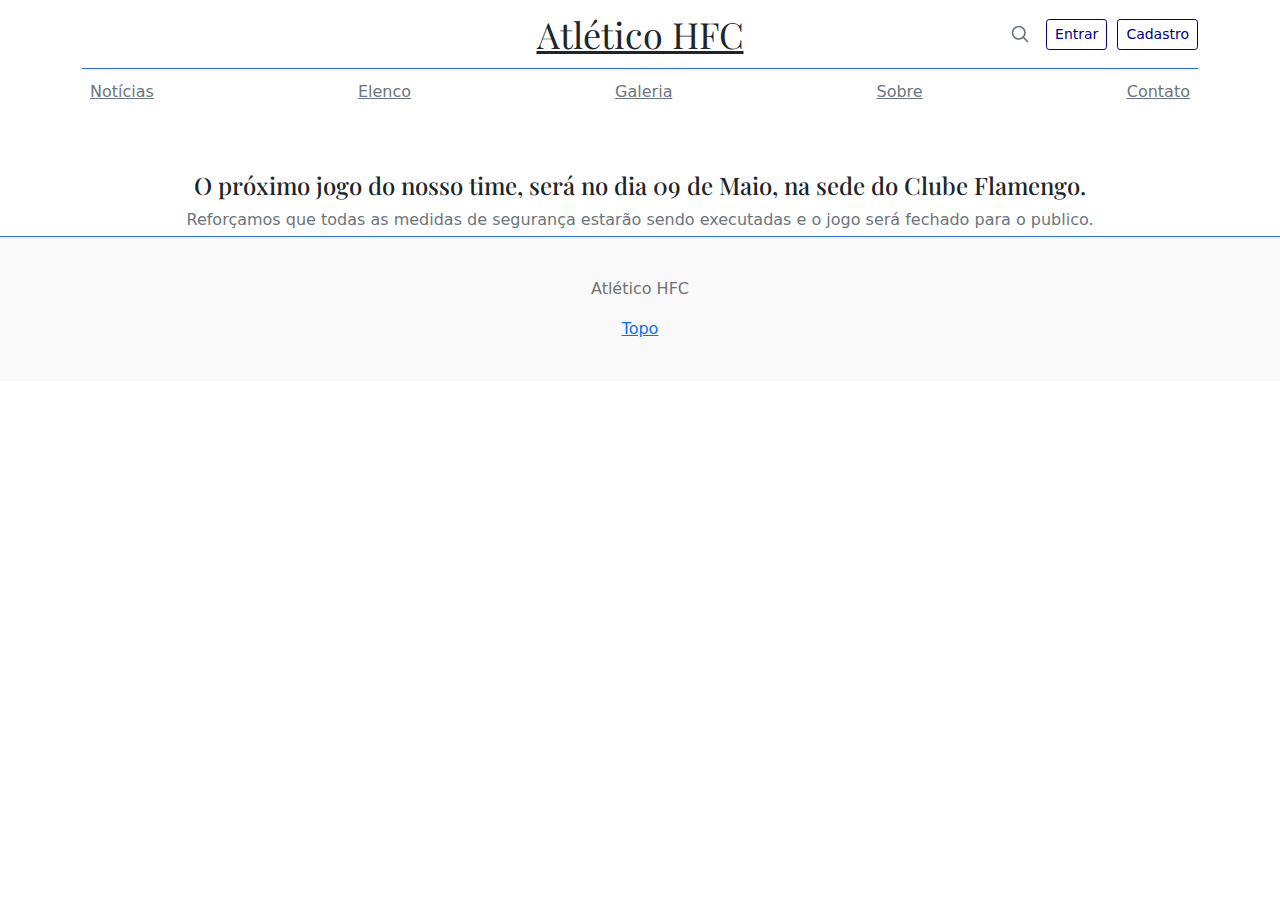
<file: ss/blog/prox-jogos.html>
<!doctype html>
<html lang="en">
  <head>
    <meta charset="utf-8">
    <meta name="viewport" content="width=device-width, initial-scale=1">
    <meta name="description" content="">
    <meta name="author" content="Luiza, Matheus, Tailine">
    <meta name="generator" content="Hugo 0.82.0">
    <title>Atlético HFC - Próximos jogos</title>
    <link rel="shortcut icon" href="../../imagens/atletico.jpg">
    <link rel="canonical" href="https://getbootstrap.com/docs/5.0/examples/blog/">

    

    <!-- Bootstrap core CSS -->
<link href="../assets/dist/css/bootstrap.min.css" rel="stylesheet">

    <style>
      .bd-placeholder-img {
        font-size: 1.125rem;
        text-anchor: middle;
        -webkit-user-select: none;
        -moz-user-select: none;
        user-select: none;
      }

      @media (min-width: 768px) {
        .bd-placeholder-img-lg {
          font-size: 3.5rem;
        }
      }
    </style>

    
    <!-- Custom styles for this template -->
    <link href="https://fonts.googleapis.com/css?family=Playfair&#43;Display:700,900&amp;display=swap" rel="stylesheet">
    <!-- Custom styles for this template -->
    <link href="../blog/css/blog.css" rel="stylesheet">
  </head>
  <body>
    
<div class="container">
  <header class="blog-header py-3">
    <div class="row flex-nowrap justify-content-between align-items-center">
      <!--Nao deletar , ex subscribe-->
      <div class="col-4 pt-1">
        <a class="link-secondary" href="#"></a>
      </div>
      
      <div class="col-4 text-center">
        <a class="blog-header-logo text-dark" href="index.html">Atlético HFC</a>
      </div>
      <div class="col-4 d-flex justify-content-end align-items-center">
        <a class="link-secondary" href="#" aria-label="Search">
          <svg xmlns="http://www.w3.org/2000/svg" width="20" height="20" fill="none" stroke="currentColor" stroke-linecap="round" stroke-linejoin="round" stroke-width="2" class="mx-3" role="img" viewBox="0 0 24 24"><title>Search</title><circle cx="10.5" cy="10.5" r="7.5"/><path d="M21 21l-5.2-5.2"/></svg>
        </a>
        <a class="btn btn-sm btn-outline-secondary btn-custom" href="login.html" target="blank" style="margin-right: 10px;">Entrar</a>
        <a class="btn btn-sm btn-outline-secondary btn-custom" href="cadastro.html" target="blank">Cadastro</a>
      </div>
    </div>
  </header>

  <div class="nav-scroller py-1 mb-2">
    <nav class="nav d-flex justify-content-between">
      <a class="p-2 link-secondary" href="noticias.html"target="blank">Notícias</a>
      <a class="p-2 link-secondary" href="elenco.html"target="blank" s>Elenco</a>
      <a class="p-2 link-secondary" href="galeria.html"target="blank">Galeria</a>
      <a class="p-2 link-secondary" href="sobre.html"target="blank">Sobre</a>
      <a class="p-2 link-secondary" href="contato.html"target="blank">Contato</a>
    
    </nav>
  </div>
</div>



<div style="text-align:center; padding-top: 50px;">
  <h4>O próximo jogo do nosso time, será no dia 09 de Maio, na sede do Clube Flamengo.</h4>
  <div class="mb-1 text-muted">Reforçamos que todas as medidas de segurança estarão sendo executadas e o jogo será fechado para o publico.</div>
</div>





<!-- Footer-->

<footer class="blog-footer">
    <p>Atlético HFC</p>
    <p>
      <a href="#">Topo</a>
    </p>
  </footer>
  
  
      
    </body>
  </html>
</file>
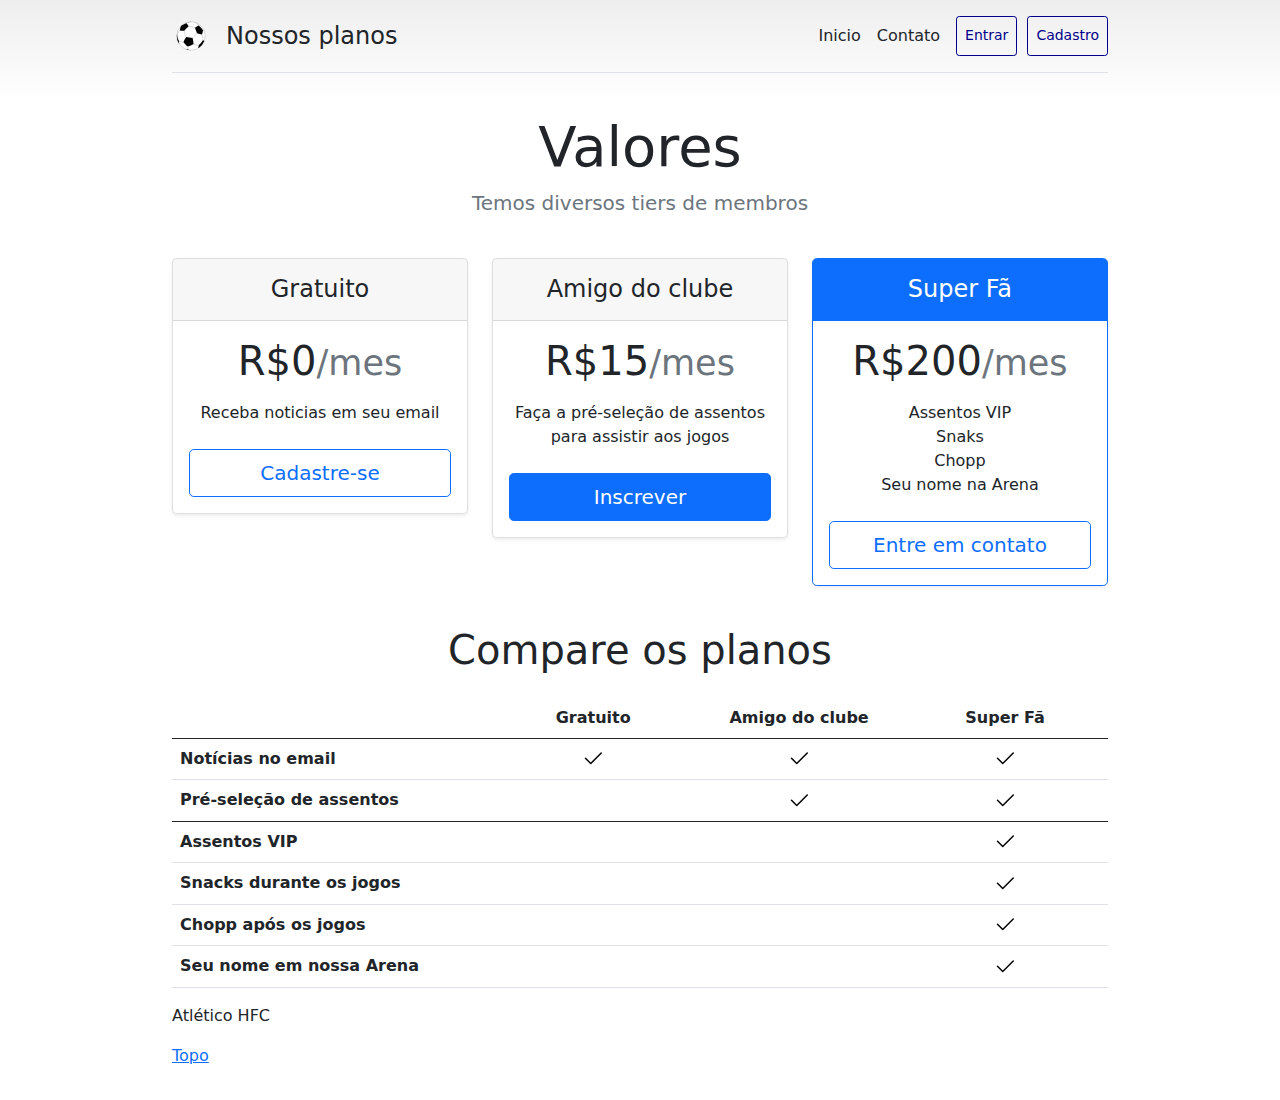
<file: ss/blog/seja-membro.html>
<!doctype html>
<html lang="en">
  <head>
    <meta charset="utf-8">
    <meta name="viewport" content="width=device-width, initial-scale=1">
    <meta name="description" content="">
    <meta name="author" content="Luiza, Matheus, Tailine">
    <meta name="generator" content="Hugo 0.82.0">
    <title>Atlético HFC - Seja Membro!</title>
    <link rel="shortcut icon" href="../../imagens/atletico.jpg">
    <link rel="canonical" href="https://getbootstrap.com/docs/5.0/examples/pricing/">

    

    <!-- Bootstrap core CSS -->
<link href="../assets/dist/css/bootstrap.min.css" rel="stylesheet">

    <style>
      .bd-placeholder-img {
        font-size: 1.125rem;
        text-anchor: middle;
        -webkit-user-select: none;
        -moz-user-select: none;
        user-select: none;
      }

      @media (min-width: 768px) {
        .bd-placeholder-img-lg {
          font-size: 3.5rem;
        }
      }
    </style>

    
    <!-- Custom styles for this template -->
    <link href="../blog/css/seja-membro.css" rel="stylesheet">
  </head>
  <body>
    
<svg xmlns="http://www.w3.org/2000/svg" style="display: none;">
  <symbol id="check" viewBox="0 0 16 16">
    <title>Check</title>
    <path d="M13.854 3.646a.5.5 0 0 1 0 .708l-7 7a.5.5 0 0 1-.708 0l-3.5-3.5a.5.5 0 1 1 .708-.708L6.5 10.293l6.646-6.647a.5.5 0 0 1 .708 0z"/>
  </symbol>
</svg>

<div class="container py-3">
  <header class="d-flex flex-column flex-md-row align-items-center pb-3 mb-4 border-bottom">
    <a href="/" class="d-flex align-items-center text-dark text-decoration-none">
      <img src="../../imagens/iconebola.svg" width="38" height="30" class="me-3" alt="bola">
      <span class="fs-4">Nossos planos</span>
    </a>

    <nav class="d-inline-flex mt-2 mt-md-0 ms-md-auto">
      <a class="me-3 py-2 text-dark text-decoration-none" href="index.html">Inicio</a>
      <a class="me-3 py-2 text-dark text-decoration-none" href="contato.html">Contato</a>
      <a class="btn btn-sm btn-outline-secondary btn-custom" href="login.html" target="blank" style="margin-right: 10px;">Entrar</a>
      <a class="btn btn-sm btn-outline-secondary btn-custom" href="cadastro.html" target="blank">Cadastro</a>
    </nav>
  </header>

  <div class="pricing-header p-3 pb-md-4 mx-auto text-center">
    <h1 class="display-4 fw-normal">Valores</h1>
    <p class="fs-5 text-muted">Temos diversos tiers de  membros</p>
  </div>

  <main>
    <div class="row row-cols-1 row-cols-md-3 mb-3 text-center">
      <div class="col">
        <div class="card mb-4 rounded-3 shadow-sm">
          <div class="card-header py-3">
            <h4 class="my-0 fw-normal">Gratuito</h4>
          </div>
          <div class="card-body">
            <h1 class="card-title pricing-card-title">R$0<small class="text-muted fw-light">/mes</small></h1>
            <ul class="list-unstyled mt-3 mb-4">
              <li>Receba noticias em seu email</li>
          
            </ul>
            <a href="cadastro.html"><button type="button" class="w-100 btn btn-lg btn-outline-primary">Cadastre-se </button></a>
          </div>
        </div>
      </div>
      <div class="col">
        <div class="card mb-4 rounded-3 shadow-sm">
          <div class="card-header py-3">
            <h4 class="my-0 fw-normal">Amigo do clube</h4>
          </div>
          <div class="card-body">
            <h1 class="card-title pricing-card-title">R$15<small class="text-muted fw-light">/mes</small></h1>
            <ul class="list-unstyled mt-3 mb-4">
              <li>Faça a pré-seleção de assentos para assistir aos jogos</li>
            </ul>
            <button type="button" class="w-100 btn btn-lg btn-primary">Inscrever</button>
          </div>
        </div>
      </div>
      <div class="col">
        <div class="card mb-4 rounded-3 shadow-sm border-primary">
          <div class="card-header py-3 text-white bg-primary border-primary">
            <h4 class="my-0 fw-normal">Super Fã</h4>
          </div>
          <div class="card-body">
            <h1 class="card-title pricing-card-title">R$200<small class="text-muted fw-light">/mes</small></h1>
            <ul class="list-unstyled mt-3 mb-4">
              <li>Assentos VIP</li>
              <li>Snaks</li>
              <li>Chopp</li>
              <li>Seu nome na Arena</li>
              
            </ul>
            <a href="contato.html"><button type="button" class="w-100 btn btn-lg btn-outline-primary">Entre em contato </button></a>
          </div>
        </div>
      </div>
    </div>

    <h2 class="display-6 text-center mb-4">Compare os planos</h2>

    <div class="table-responsive">
      <table class="table text-center">
        <thead>
          <tr>
            <th style="width: 34%;"></th>
            <th style="width: 22%;">Gratuito</th>
            <th style="width: 22%;">Amigo do clube</th>
            <th style="width: 22%;">Super Fã</th>
          </tr>
        </thead>
        <tbody>
          <tr>
            <th scope="row" class="text-start">Notícias no email</th>
            <td><svg class="bi" width="24" height="24"><use xlink:href="#check"/></svg></td>
            <td><svg class="bi" width="24" height="24"><use xlink:href="#check"/></svg></td>
            <td><svg class="bi" width="24" height="24"><use xlink:href="#check"/></svg></td>
          </tr>
          <tr>
            <th scope="row" class="text-start">Pré-seleção de assentos</th>
            <td></td>
            <td><svg class="bi" width="24" height="24"><use xlink:href="#check"/></svg></td>
            <td><svg class="bi" width="24" height="24"><use xlink:href="#check"/></svg></td>
          </tr>
        </tbody>

        <tbody>
          <tr>
            <th scope="row" class="text-start">Assentos VIP</th>
            <td></td>
            <td></td>
            <td><svg class="bi" width="24" height="24"><use xlink:href="#check"/></svg></td>
          </tr>
          <tr>
            <th scope="row" class="text-start">Snacks durante os jogos</th>
            <td></td>
            <td></td>
            <td><svg class="bi" width="24" height="24"><use xlink:href="#check"/></svg></td>
          </tr>
          <tr>
            <th scope="row" class="text-start">Chopp após os jogos</th>
            <td></td>
            <td></td>
            <td><svg class="bi" width="24" height="24"><use xlink:href="#check"/></svg></td>
          </tr>
          <tr>
            <th scope="row" class="text-start">Seu nome em nossa Arena</th>
            <td></td>
            <td></td>
            <td><svg class="bi" width="24" height="24"><use xlink:href="#check"/></svg></td>
          </tr>
        </tbody>
      </table>
    </div>
  </main>


<!-- Footer-->

<footer class="blog-footer">
  <p>Atlético HFC</p>
  <p>
    <a href="#">Topo</a>
  </p>
</footer>


    
  </body>
</html>
</file>
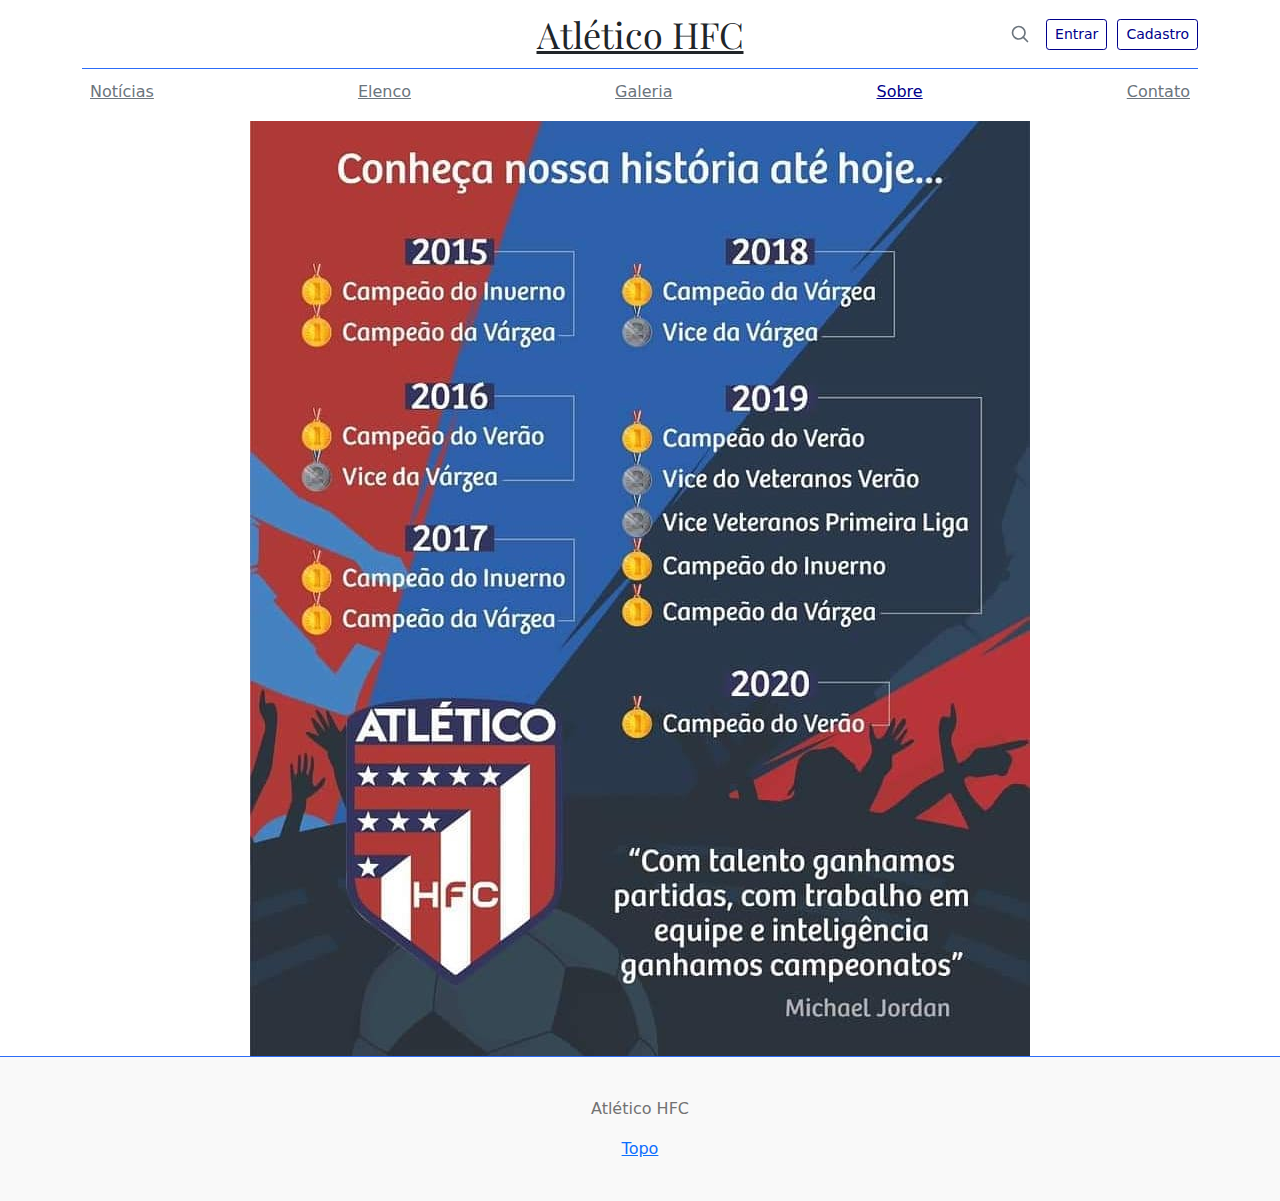
<file: ss/blog/sobre.html>
<!doctype html>
<html lang="en">
  <head>
    <meta charset="utf-8">
    <meta name="viewport" content="width=device-width, initial-scale=1">
    <meta name="description" content="">
    <meta name="author" content="Luiza, Matheus, Tailine">
    <meta name="generator" content="Hugo 0.82.0">
    <title>Sobre o Atlético HFC</title>
    <link rel="shortcut icon" href="../../imagens/atletico.jpg">
    <link rel="canonical" href="https://getbootstrap.com/docs/5.0/examples/blog/">

    

    <!-- Bootstrap core CSS -->
<link href="../assets/dist/css/bootstrap.min.css" rel="stylesheet">

    <style>
      .bd-placeholder-img {
        font-size: 1.125rem;
        text-anchor: middle;
        -webkit-user-select: none;
        -moz-user-select: none;
        user-select: none;
      }

      @media (min-width: 768px) {
        .bd-placeholder-img-lg {
          font-size: 3.5rem;
        }
      }
    </style>

    
    <!-- Custom styles for this template -->
    <link href="https://fonts.googleapis.com/css?family=Playfair&#43;Display:700,900&amp;display=swap" rel="stylesheet">
    <!-- Custom styles for this template -->
    <link href="../blog/css/blog.css" rel="stylesheet">
  </head>
  <body>
    
<div class="container">
  <header class="blog-header py-3">
    <div class="row flex-nowrap justify-content-between align-items-center">
      <!--Nao deletar , ex subscribe-->
      <div class="col-4 pt-1">
        <a class="link-secondary" href="#"></a>
      </div>
      
      <div class="col-4 text-center">
        <a class="blog-header-logo text-dark" href="index.html">Atlético HFC</a>
      </div>
      <div class="col-4 d-flex justify-content-end align-items-center">
        <a class="link-secondary" href="#" aria-label="Search">
          <svg xmlns="http://www.w3.org/2000/svg" width="20" height="20" fill="none" stroke="currentColor" stroke-linecap="round" stroke-linejoin="round" stroke-width="2" class="mx-3" role="img" viewBox="0 0 24 24"><title>Search</title><circle cx="10.5" cy="10.5" r="7.5"/><path d="M21 21l-5.2-5.2"/></svg>
        </a>
        <a class="btn btn-sm btn-outline-secondary btn-custom" href="login.html" target="blank" style="margin-right: 10px;">Entrar</a>
        <a class="btn btn-sm btn-outline-secondary btn-custom" href="cadastro.html" target="blank">Cadastro</a>
      </div>
    </div>
  </header>

  <div class="nav-scroller py-1 mb-2">
    <nav class="nav d-flex justify-content-between">
      <a class="p-2 link-secondary" href="noticias.html"target="blank">Notícias</a>
      <a class="p-2 link-secondary" href="elenco.html"target="blank">Elenco</a>
      <a class="p-2 link-secondary" href="galeria.html"target="blank">Galeria</a>
      <a class="p-2 link-secondary" href="#"target="blank" style="color: darkblue;">Sobre</a>
      <a class="p-2 link-secondary" href="contato.html"target="blank">Contato</a>
    
    </nav>
  </div>
</div>


<!-- Colocar aqui a imagem-->
<style>
IMG.figure {
  display: block;
  margin-left: auto;
  margin-right: auto }
</style>
<IMG class="figure"
     src="../../imagens/historia.jpg"
         alt="A história do Atlético HFC, uma trajetória de vitórias."
  >


<!-- Footer-->
<footer class="blog-footer">
    <p>Atlético HFC</p>
    <p>
      <a href="#">Topo</a>
    </p>
  </footer>
  
  
      
    </body>
  </html>
</file>
<file: ss/blog/css/blog.css>
/* stylelint-disable selector-list-comma-newline-after */

.blog-header {
  line-height: 1;
  border-bottom: 1px solid #2c6cf8;
}

.blog-header-logo {
  font-family: "Playfair Display", Georgia, "Times New Roman", serif/*rtl:Amiri, Georgia, "Times New Roman", serif*/;
  font-size: 2.25rem;
}

.blog-header-logo:hover {
  text-decoration: none;
}

h1, h2, h3, h4, h5, h6 {
  font-family: "Playfair Display", Georgia, "Times New Roman", serif/*rtl:Amiri, Georgia, "Times New Roman", serif*/;
}

.display-4 {
  font-size: 2.5rem;

}
@media (min-width: 768px) {
  .display-4 {
    font-size: 3rem;
  }
}

.nav-scroller {
  position: relative;
  z-index: 2;
  height: 2.75rem;
  overflow-y: hidden;
}

.nav-scroller .nav {
  display: flex;
  flex-wrap: nowrap;
  padding-bottom: 1rem;
  margin-top: -1px;
  overflow-x: auto;
  text-align: center;
  white-space: nowrap;
  -webkit-overflow-scrolling: touch;
}

.nav-scroller .nav-link {
  padding-top: .75rem;
  padding-bottom: .75rem;
  font-size: .875rem;
}

.card-img-right {
  height: 100%;
  border-radius: 0 3px 3px 0;
}

.flex-auto {
  flex: 0 0 auto;
}

.h-250 { height: 250px; }
@media (min-width: 768px) {
  .h-md-250 { height: 250px; }
}

/* Pagination */
.blog-pagination {
  margin-bottom: 4rem;
}
.blog-pagination > .btn {
  border-radius: 2rem;
}

/*
 * Blog posts
 */
.blog-post {
  margin-bottom: 4rem;
}
.blog-post-title {
  margin-bottom: .25rem;
  font-size: 2.5rem;
  color: #dd6060;
}
.blog-post-meta {
  margin-bottom: 1.25rem;
  color: #727272;
}

/*
 * Footer
 */
.blog-footer {
  padding: 2.5rem 0;
  color: #727272;
  text-align: center;
  background-color: #f9f9f9;
  border-top: .05rem solid #2c6cf8;
}
.blog-footer p:last-child {
  margin-bottom: 0;
}

.blog-header-logo
{
  text-align: right;
}

.btn-custom
{
  border-color: darkblue;
  color: darkblue;
}
.btn-custom:hover
{
  background-color: darkblue;
}
</file>
<file: ss/sign-in/signin.css>
html,
body {
  height: 100%;
}

body {
  display: flex;
  align-items: center;
  padding-top: 40px;
  padding-bottom: 40px;
  background-color: #f5f5f5;
}

.form-signin {
  width: 100%;
  max-width: 330px;
  padding: 15px;
  margin: auto;
}

.form-signin .checkbox {
  font-weight: 400;
}

.form-signin .form-floating:focus-within {
  z-index: 2;
}

.form-signin input[type="email"] {
  margin-bottom: -1px;
  border-bottom-right-radius: 0;
  border-bottom-left-radius: 0;
}

.form-signin input[type="password"] {
  margin-bottom: 10px;
  border-top-left-radius: 0;
  border-top-right-radius: 0;
}
</file>
<file: ss/blog/css/login.css>
html,
body {
  height: 100%;
}

body {
  display: flex;
  align-items: center;
  padding-top: 40px;
  padding-bottom: 40px;
  background-color: #f5f5f5;
}

.form-signin {
  width: 100%;
  max-width: 330px;
  padding: 15px;
  margin: auto;
}

.form-signin .checkbox {
  font-weight: 400;
}

.form-signin .form-floating:focus-within {
  z-index: 2;
}

.form-signin input[type="email"] {
  margin-bottom: -1px;
  border-bottom-right-radius: 0;
  border-bottom-left-radius: 0;
}

.form-signin input[type="password"] {
  margin-bottom: 10px;
  border-top-left-radius: 0;
  border-top-right-radius: 0;
}
</file>
<file: ss/blog/css/seja-membro.css>
body {
  background-image: linear-gradient(180deg, #eee, #fff 100px, #fff);
}

.container {
  max-width: 960px;
}

.pricing-header {
  max-width: 700px;
}
.btn-custom
{
  border-color: darkblue;
  color: darkblue;
  padding-top: 8px;
}
.btn-custom:hover
{
  background-color: darkblue;
}
</file>
<file: ss/blog/css/cadastro.css>
body {
  scroll-behavior: smooth;
}

/**
 * Bootstrap "Journal code" icon
 * @link https://icons.getbootstrap.com/icons/journal-code/
 */
.bd-heading a::before {
  display: inline-block;
  width: 1em;
  height: 1em;
  margin-right: .25rem;
  content: "";
  background-image: url("data:image/svg+xml,%3Csvg xmlns='http://www.w3.org/2000/svg' fill='%25230d6efd' viewBox='0 0 16 16'%3E%3Cpath d='M4 1h8a2 2 0 0 1 2 2v10a2 2 0 0 1-2 2H4a2 2 0 0 1-2-2h1a1 1 0 0 0 1 1h8a1 1 0 0 0 1-1V3a1 1 0 0 0-1-1H4a1 1 0 0 0-1 1H2a2 2 0 0 1 2-2z'/%3E%3Cpath d='M2 5v-.5a.5.5 0 0 1 1 0V5h.5a.5.5 0 0 1 0 1h-2a.5.5 0 0 1 0-1H2zm0 3v-.5a.5.5 0 0 1 1 0V8h.5a.5.5 0 0 1 0 1h-2a.5.5 0 0 1 0-1H2zm0 3v-.5a.5.5 0 0 1 1 0v.5h.5a.5.5 0 0 1 0 1h-2a.5.5 0 0 1 0-1H2z'/%3E%3Cpath fill-rule='evenodd' d='M8.646 5.646a.5.5 0 0 1 .708 0l2 2a.5.5 0 0 1 0 .708l-2 2a.5.5 0 0 1-.708-.708L10.293 8 8.646 6.354a.5.5 0 0 1 0-.708zm-1.292 0a.5.5 0 0 0-.708 0l-2 2a.5.5 0 0 0 0 .708l2 2a.5.5 0 0 0 .708-.708L5.707 8l1.647-1.646a.5.5 0 0 0 0-.708z'/%3E%3C/svg%3E");
  background-size: 1em;
}

/* stylelint-disable-next-line selector-max-universal */
.bd-heading + div > * + * {
  margin-top: 3rem;
}

/* Table of contents */
.bd-aside a {
  padding: .1875rem .5rem;
  margin-top: .125rem;
  margin-left: .3125rem;
  color: rgba(0, 0, 0, .65);
  text-decoration: none;
}

.bd-aside a:hover,
.bd-aside a:focus {
  color: rgba(0, 0, 0, .85);
  background-color: rgba(121, 82, 179, .1);
}

.bd-aside .active {
  font-weight: 600;
  color: rgba(0, 0, 0, .85);
}

.bd-aside .btn {
  padding: .25rem .5rem;
  font-weight: 600;
  color: rgba(0, 0, 0, .65);
  border: 0;
}

.bd-aside .btn:hover,
.bd-aside .btn:focus {
  color: rgba(0, 0, 0, .85);
  background-color: rgba(121, 82, 179, .1);
}

.bd-aside .btn:focus {
  box-shadow: 0 0 0 1px rgba(121, 82, 179, .7);
}

.bd-aside .btn::before {
  width: 1.25em;
  line-height: 0;
  content: url("data:image/svg+xml,%3csvg xmlns='http://www.w3.org/2000/svg' width='16' height='16' viewBox='0 0 16 16'%3e%3cpath fill='none' stroke='rgba%280,0,0,.5%29' stroke-linecap='round' stroke-linejoin='round' stroke-width='2' d='M5 14l6-6-6-6'/%3e%3c/svg%3e");
  transition: transform .35s ease;

  /* rtl:raw:
  transform: rotate(180deg) translateX(-2px);
  */
  transform-origin: .5em 50%;
}

.bd-aside .btn[aria-expanded="true"]::before {
  transform: rotate(90deg)/* rtl:ignore */;
}


/* Examples */
.scrollspy-example {
  position: relative;
  height: 200px;
  margin-top: .5rem;
  overflow: auto;
}

[id="modal"] .bd-example .btn,
[id="buttons"] .bd-example .btn,
[id="tooltips"] .bd-example .btn,
[id="popovers"] .bd-example .btn,
[id="dropdowns"] .bd-example .btn-group,
[id="dropdowns"] .bd-example .dropdown,
[id="dropdowns"] .bd-example .dropup,
[id="dropdowns"] .bd-example .dropend,
[id="dropdowns"] .bd-example .dropstart {
  margin: 0 1rem 1rem 0;
}

/* Layout */
@media (min-width: 1200px) {
  body {
    display: grid;
    gap: 1rem;
    grid-template-columns: 1fr 4fr 1fr;
    grid-template-rows: auto;
  }

  .bd-header {
    position: fixed;
    top: 0;
    /* rtl:begin:ignore */
    right: 0;
    left: 0;
    /* rtl:end:ignore */
    z-index: 1030;
    grid-column: 1 / span 3;
  }

  .bd-aside,
  .bd-cheatsheet {
    padding-top: 4rem;
  }

  /**
   * 1. Too bad only Firefox supports subgrids ATM
   */
  .bd-cheatsheet,
  .bd-cheatsheet section,
  .bd-cheatsheet article {
    display: inherit; /* 1 */
    gap: inherit; /* 1 */
    grid-template-columns: 1fr 4fr;
    grid-column: 1 / span 2;
    grid-template-rows: auto;
  }

  .bd-aside {
    grid-area: 1 / 3;
    scroll-margin-top: 4rem;
  }

  .bd-cheatsheet section,
  .bd-cheatsheet section > h2 {
    top: 2rem;
    scroll-margin-top: 2rem;
  }

  .bd-cheatsheet section > h2::before {
    position: absolute;
    /* rtl:begin:ignore */
    top: 0;
    right: 0;
    bottom: -2rem;
    left: 0;
    /* rtl:end:ignore */
    z-index: -1;
    content: "";
    background-image: linear-gradient(to bottom, rgba(255, 255, 255, 1) calc(100% - 3rem), rgba(255, 255, 255, .01));
  }

  .bd-cheatsheet article,
  .bd-cheatsheet .bd-heading {
    top: 8rem;
    scroll-margin-top: 8rem;
  }

  .bd-cheatsheet .bd-heading {
    z-index: 1;
  }
}
.navbar-custom{
background-color:white;

}
</file>
